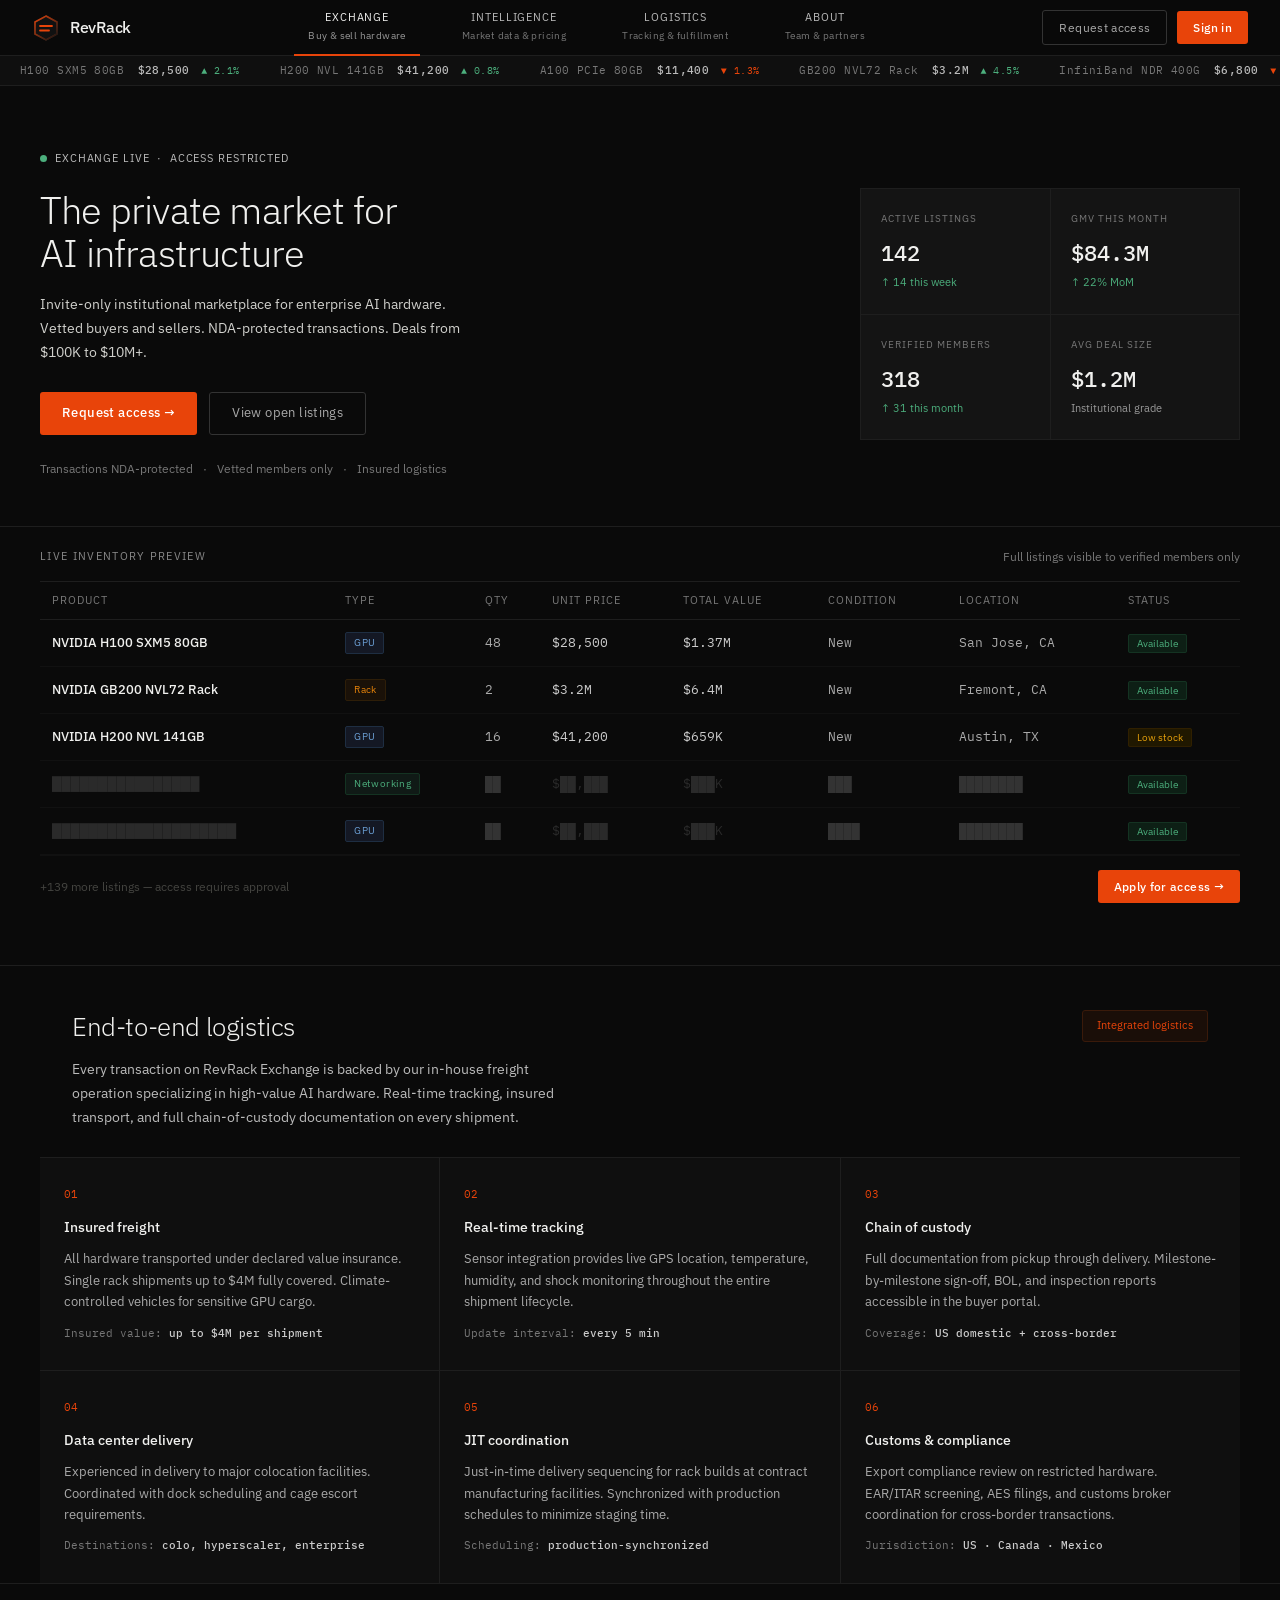
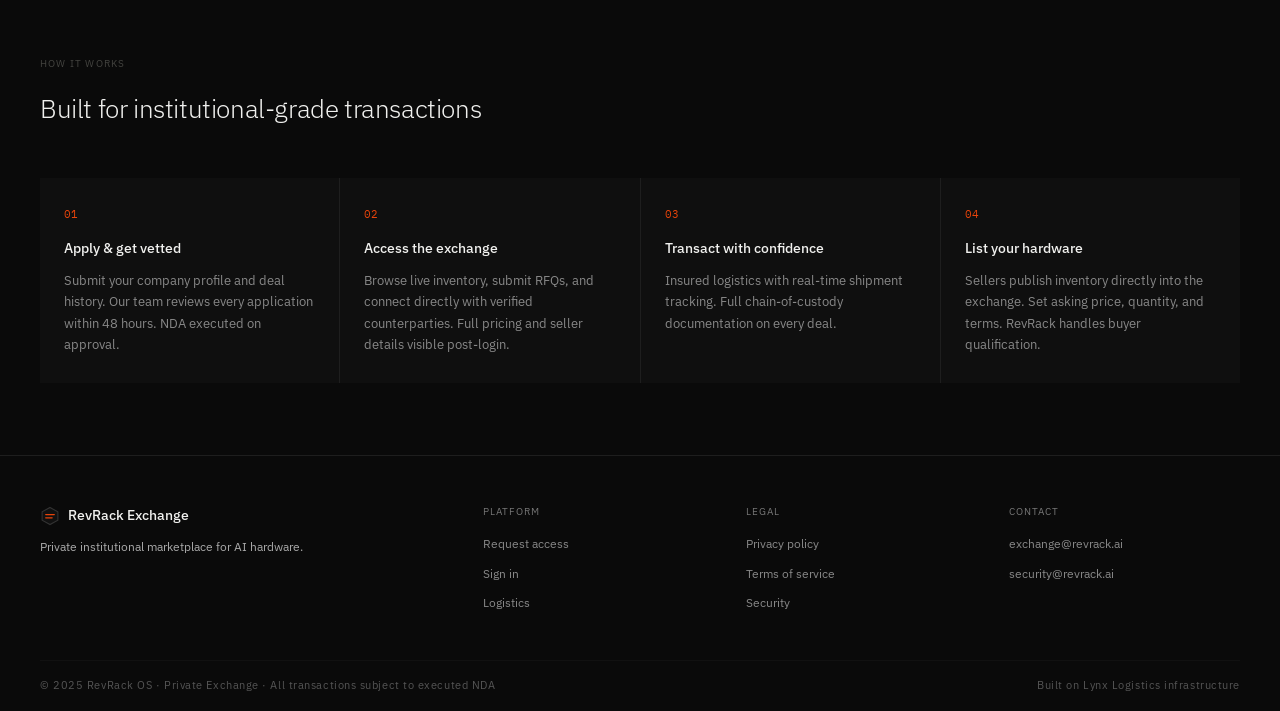
<file: index.html>
<!DOCTYPE html>
<html lang="en">
<head>
  <meta charset="UTF-8" />
  <meta name="viewport" content="width=device-width, initial-scale=1.0" />
  <title>RevRack Exchange — Private AI Hardware Marketplace</title>
  <meta name="description" content="Invite-only institutional marketplace for enterprise AI hardware. GPUs, racks, networking, and storage at scale." />
  <meta name="robots" content="noindex, nofollow" />
  <link rel="stylesheet" href="assets/css/main.css" />
  <link rel="icon" href="assets/img/favicon.svg" type="image/svg+xml" />
</head>
<body>

  <!-- NAV -->
  <nav class="nav">
    <div class="nav-logo">
      <svg class="nav-hex" viewBox="0 0 28 28" fill="none" xmlns="http://www.w3.org/2000/svg">
        <polygon points="14,2 25,8 25,20 14,26 3,20 3,8" stroke="#2a2a2a" stroke-width="1.5" fill="#111"/>
        <polygon points="14,2 25,8 25,20 14,26 3,20 3,8" stroke="url(#hexgrad)" stroke-width="1.5" fill="none"/>
        <line x1="8" y1="12" x2="20" y2="12" stroke="#e8440a" stroke-width="1.8" stroke-linecap="round"/>
        <line x1="8" y1="16.5" x2="17" y2="16.5" stroke="#e8440a" stroke-width="1.8" stroke-linecap="round"/>
        <defs>
          <linearGradient id="hexgrad" x1="3" y1="2" x2="25" y2="26" gradientUnits="userSpaceOnUse">
            <stop offset="0%" stop-color="#e8440a"/>
            <stop offset="100%" stop-color="#111"/>
          </linearGradient>
        </defs>
      </svg>
      <span class="nav-wordmark">RevRack</span>
    </div>
    <div class="nav-links">
      <a href="#exchange" class="nav-link active">Exchange<span class="nav-link-sub">Buy &amp; sell hardware</span></a>
      <a href="#intelligence" class="nav-link">Intelligence<span class="nav-link-sub">Market data &amp; pricing</span></a>
      <a href="#logistics" class="nav-link">Logistics<span class="nav-link-sub">Tracking &amp; fulfillment</span></a>
      <a href="#about" class="nav-link">About<span class="nav-link-sub">Team &amp; partners</span></a>
    </div>
    <div class="nav-actions">
      <a href="pages/apply.html" class="btn-ghost">Request access</a>
      <a href="pages/login.html" class="btn-primary">Sign in</a>
    </div>
    <button class="nav-mobile-toggle" aria-label="Toggle menu">
      <span></span><span></span><span></span>
    </button>
  </nav>

  <!-- TICKER -->
  <div class="ticker" aria-hidden="true">
    <div class="ticker-track" id="tickerTrack">
      <span class="tick">H100 SXM5 80GB <b>$28,500</b> <em class="up">▲ 2.1%</em></span>
      <span class="tick">H200 NVL 141GB <b>$41,200</b> <em class="up">▲ 0.8%</em></span>
      <span class="tick">A100 PCIe 80GB <b>$11,400</b> <em class="dn">▼ 1.3%</em></span>
      <span class="tick">GB200 NVL72 Rack <b>$3.2M</b> <em class="up">▲ 4.5%</em></span>
      <span class="tick">InfiniBand NDR 400G <b>$6,800</b> <em class="dn">▼ 0.4%</em></span>
      <span class="tick">L40S 48GB <b>$9,100</b> <em class="up">▲ 1.2%</em></span>
      <span class="tick">Active listings <b>142</b></span>
      <span class="tick">H100 SXM5 80GB <b>$28,500</b> <em class="up">▲ 2.1%</em></span>
      <span class="tick">H200 NVL 141GB <b>$41,200</b> <em class="up">▲ 0.8%</em></span>
      <span class="tick">A100 PCIe 80GB <b>$11,400</b> <em class="dn">▼ 1.3%</em></span>
      <span class="tick">GB200 NVL72 Rack <b>$3.2M</b> <em class="up">▲ 4.5%</em></span>
      <span class="tick">InfiniBand NDR 400G <b>$6,800</b> <em class="dn">▼ 0.4%</em></span>
      <span class="tick">L40S 48GB <b>$9,100</b> <em class="up">▲ 1.2%</em></span>
      <span class="tick">Active listings <b>142</b></span>
    </div>
  </div>

  <!-- HERO -->
  <section class="hero" id="exchange">
    <div class="hero-inner">
      <div class="hero-left">
        <div class="hero-eyebrow">
          <span class="dot-live"></span>
          Exchange live &nbsp;·&nbsp; Access restricted
        </div>
        <h1 class="hero-title">The private market for<br>AI infrastructure</h1>
        <p class="hero-sub">Invite-only institutional marketplace for enterprise AI hardware. Vetted buyers and sellers. NDA-protected transactions. Deals from $100K to $10M+.</p>
        <div class="hero-ctas">
          <a href="pages/apply.html" class="btn-primary btn-lg">Request access →</a>
          <a href="#exchange" class="btn-ghost btn-lg">View open listings</a>
        </div>
        <div class="hero-trust">
          <span>Transactions NDA-protected</span>
          <span>·</span>
          <span>Vetted members only</span>
          <span>·</span>
          <span>Insured logistics</span>
        </div>
      </div>
      <div class="hero-right">
        <div class="stats-grid">
          <div class="stat-card">
            <div class="stat-label">Active listings</div>
            <div class="stat-val">142</div>
            <div class="stat-delta up">↑ 14 this week</div>
          </div>
          <div class="stat-card">
            <div class="stat-label">GMV this month</div>
            <div class="stat-val">$84.3M</div>
            <div class="stat-delta up">↑ 22% MoM</div>
          </div>
          <div class="stat-card">
            <div class="stat-label">Verified members</div>
            <div class="stat-val">318</div>
            <div class="stat-delta up">↑ 31 this month</div>
          </div>
          <div class="stat-card">
            <div class="stat-label">Avg deal size</div>
            <div class="stat-val">$1.2M</div>
            <div class="stat-delta">Institutional grade</div>
          </div>
        </div>
      </div>
    </div>
  </section>

  <!-- PREVIEW TABLE -->
  <section class="preview-section">
    <div class="section-header">
      <div class="section-title">Live inventory preview</div>
      <div class="section-meta">Full listings visible to verified members only</div>
    </div>
    <div class="table-wrap">
      <table class="inv-table">
        <thead>
          <tr>
            <th>Product</th>
            <th>Type</th>
            <th>Qty</th>
            <th>Unit price</th>
            <th>Total value</th>
            <th>Condition</th>
            <th>Location</th>
            <th>Status</th>
          </tr>
        </thead>
        <tbody>
          <tr>
            <td class="td-name">NVIDIA H100 SXM5 80GB</td>
            <td><span class="badge gpu">GPU</span></td>
            <td>48</td>
            <td class="td-price">$28,500</td>
            <td class="td-price">$1.37M</td>
            <td>New</td>
            <td>San Jose, CA</td>
            <td><span class="status avail">Available</span></td>
          </tr>
          <tr>
            <td class="td-name">NVIDIA GB200 NVL72 Rack</td>
            <td><span class="badge rack">Rack</span></td>
            <td>2</td>
            <td class="td-price">$3.2M</td>
            <td class="td-price">$6.4M</td>
            <td>New</td>
            <td>Fremont, CA</td>
            <td><span class="status avail">Available</span></td>
          </tr>
          <tr>
            <td class="td-name">NVIDIA H200 NVL 141GB</td>
            <td><span class="badge gpu">GPU</span></td>
            <td>16</td>
            <td class="td-price">$41,200</td>
            <td class="td-price">$659K</td>
            <td>New</td>
            <td>Austin, TX</td>
            <td><span class="status low">Low stock</span></td>
          </tr>
          <tr class="blurred-row">
            <td class="td-name">████████████████</td>
            <td><span class="badge net">Networking</span></td>
            <td>██</td>
            <td class="td-price">$██,███</td>
            <td class="td-price">$███K</td>
            <td>███</td>
            <td>████████</td>
            <td><span class="status avail">Available</span></td>
          </tr>
          <tr class="blurred-row">
            <td class="td-name">████████████████████</td>
            <td><span class="badge gpu">GPU</span></td>
            <td>██</td>
            <td class="td-price">$██,███</td>
            <td class="td-price">$███K</td>
            <td>████</td>
            <td>████████</td>
            <td><span class="status avail">Available</span></td>
          </tr>
        </tbody>
      </table>
      <div class="table-cta">
        <span>+139 more listings — access requires approval</span>
        <a href="pages/apply.html" class="btn-primary">Apply for access →</a>
      </div>
    </div>
  </section>

  <!-- LOGISTICS -->
  <section class="logistics-section" id="logistics">
    <div class="logistics-header">
      <div>
        <h2 class="logistics-title">End-to-end logistics</h2>
        <p class="logistics-sub">Every transaction on RevRack Exchange is backed by our in-house freight operation specializing in high-value AI hardware. Real-time tracking, insured transport, and full chain-of-custody documentation on every shipment.</p>
      </div>
      <div class="logistics-tag">Integrated logistics</div>
    </div>
    <div class="logistics-grid">
      <div class="log-card"><div class="log-num">01</div><div class="log-title">Insured freight</div><div class="log-body">All hardware transported under declared value insurance. Single rack shipments up to $4M fully covered. Climate-controlled vehicles for sensitive GPU cargo.</div><div class="log-stat">Insured value: <b>up to $4M per shipment</b></div></div>
      <div class="log-card"><div class="log-num">02</div><div class="log-title">Real-time tracking</div><div class="log-body">Sensor integration provides live GPS location, temperature, humidity, and shock monitoring throughout the entire shipment lifecycle.</div><div class="log-stat">Update interval: <b>every 5 min</b></div></div>
      <div class="log-card"><div class="log-num">03</div><div class="log-title">Chain of custody</div><div class="log-body">Full documentation from pickup through delivery. Milestone-by-milestone sign-off, BOL, and inspection reports accessible in the buyer portal.</div><div class="log-stat">Coverage: <b>US domestic + cross-border</b></div></div>
      <div class="log-card"><div class="log-num">04</div><div class="log-title">Data center delivery</div><div class="log-body">Experienced in delivery to major colocation facilities. Coordinated with dock scheduling and cage escort requirements.</div><div class="log-stat">Destinations: <b>colo, hyperscaler, enterprise</b></div></div>
      <div class="log-card"><div class="log-num">05</div><div class="log-title">JIT coordination</div><div class="log-body">Just-in-time delivery sequencing for rack builds at contract manufacturing facilities. Synchronized with production schedules to minimize staging time.</div><div class="log-stat">Scheduling: <b>production-synchronized</b></div></div>
      <div class="log-card"><div class="log-num">06</div><div class="log-title">Customs &amp; compliance</div><div class="log-body">Export compliance review on restricted hardware. EAR/ITAR screening, AES filings, and customs broker coordination for cross-border transactions.</div><div class="log-stat">Jurisdiction: <b>US · Canada · Mexico</b></div></div>
    </div>
  </section>

  <!-- HOW IT WORKS -->
  <section class="how-section" id="intelligence">
    <div class="how-inner">
      <div class="section-label">How it works</div>
      <h2 class="section-heading">Built for institutional-grade transactions</h2>
      <div class="how-grid">
        <div class="how-card">
          <div class="how-num">01</div>
          <div class="how-title">Apply & get vetted</div>
          <div class="how-body">Submit your company profile and deal history. Our team reviews every application within 48 hours. NDA executed on approval.</div>
        </div>
        <div class="how-card">
          <div class="how-num">02</div>
          <div class="how-title">Access the exchange</div>
          <div class="how-body">Browse live inventory, submit RFQs, and connect directly with verified counterparties. Full pricing and seller details visible post-login.</div>
        </div>
        <div class="how-card">
          <div class="how-num">03</div>
          <div class="how-title">Transact with confidence</div>
          <div class="how-body">Insured logistics with real-time shipment tracking. Full chain-of-custody documentation on every deal.</div>
        </div>
        <div class="how-card">
          <div class="how-num">04</div>
          <div class="how-title">List your hardware</div>
          <div class="how-body">Sellers publish inventory directly into the exchange. Set asking price, quantity, and terms. RevRack handles buyer qualification.</div>
        </div>
      </div>
    </div>
  </section>

  <!-- FOOTER -->
  <footer class="footer">
    <div class="footer-inner">
      <div class="footer-brand">
        <div class="footer-logo">
          <svg width="20" height="20" viewBox="0 0 28 28" fill="none">
            <polygon points="14,2 25,8 25,20 14,26 3,20 3,8" stroke="#333" stroke-width="1.5" fill="#111"/>
            <line x1="8" y1="12" x2="20" y2="12" stroke="#e8440a" stroke-width="1.8" stroke-linecap="round"/>
            <line x1="8" y1="16.5" x2="17" y2="16.5" stroke="#e8440a" stroke-width="1.8" stroke-linecap="round"/>
          </svg>
          <span>RevRack Exchange</span>
        </div>
        <p>Private institutional marketplace for AI hardware.</p>
      </div>
      <div class="footer-links">
        <div class="footer-col">
          <div class="footer-col-title">Platform</div>
          <a href="pages/apply.html">Request access</a>
          <a href="pages/login.html">Sign in</a>
          <a href="#">Logistics</a>
        </div>
        <div class="footer-col">
          <div class="footer-col-title">Legal</div>
          <a href="pages/privacy.html">Privacy policy</a>
          <a href="pages/terms.html">Terms of service</a>
          <a href="pages/security.html">Security</a>
        </div>
        <div class="footer-col">
          <div class="footer-col-title">Contact</div>
          <a href="mailto:exchange@revrack.ai">exchange@revrack.ai</a>
          <a href="mailto:security@revrack.ai">security@revrack.ai</a>
        </div>
      </div>
    </div>
    <div class="footer-bar">
      <span>© 2025 RevRack OS · Private Exchange · All transactions subject to executed NDA</span>
      <span>Built on Lynx Logistics infrastructure</span>
    </div>
  </footer>

  <script src="assets/js/main.js"></script>
</body>
</html>
</file>
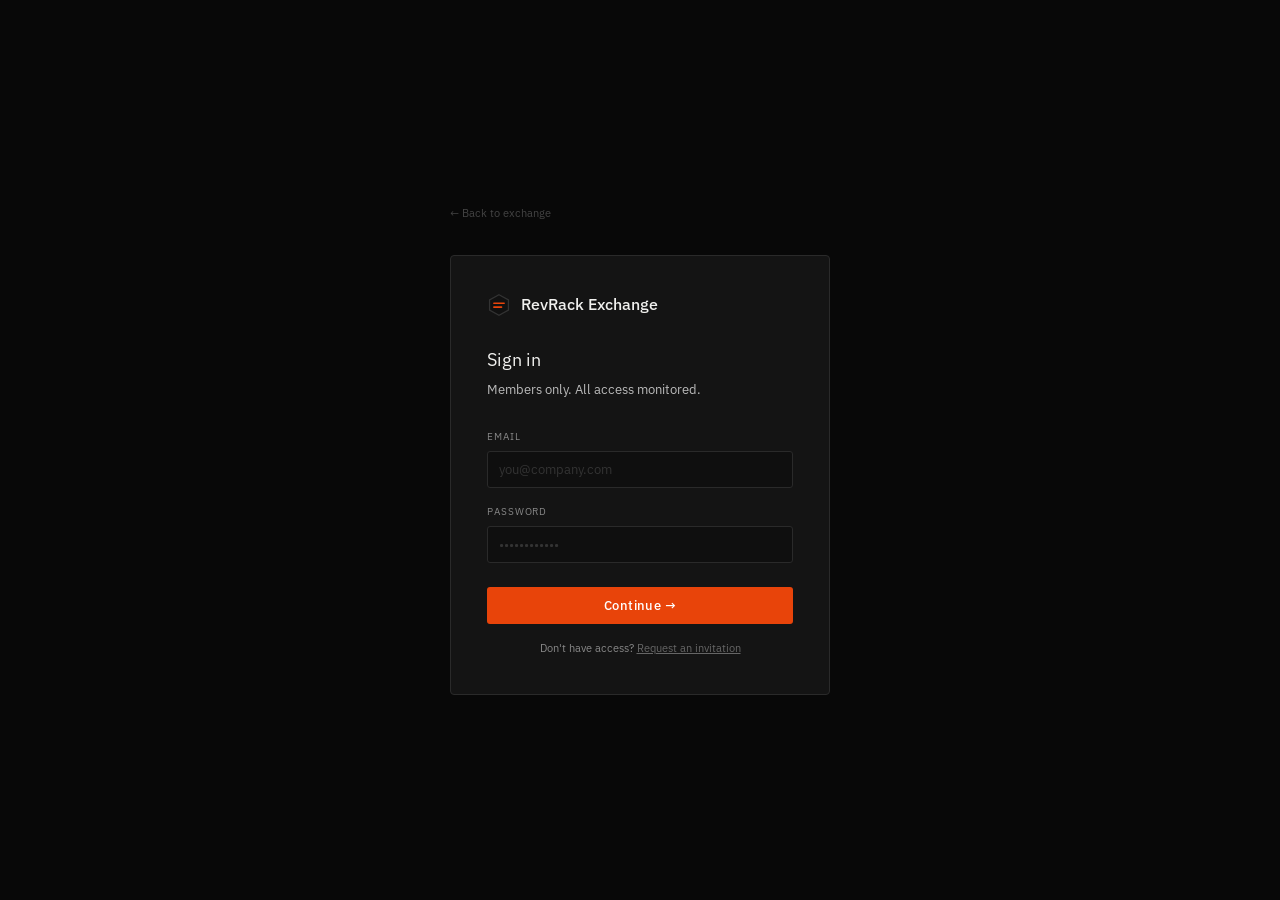
<file: admin.html>
<!DOCTYPE html>
<html lang="en">
<head>
  <meta charset="UTF-8" />
  <meta name="viewport" content="width=device-width, initial-scale=1.0" />
  <title>Admin — RevRack Exchange</title>
  <meta name="robots" content="noindex, nofollow" />
  <link rel="stylesheet" href="../assets/css/main.css" />
  <link rel="icon" href="../assets/img/favicon.svg" type="image/svg+xml" />
  <style>
    .app-item { padding: 14px 16px; border-bottom: 0.5px solid #111; display: grid; grid-template-columns: 1fr auto; gap: 16px; align-items: center; }
    .app-item:last-child { border-bottom: none; }
    .app-name { font-size: 13px; color: var(--text-primary); font-weight: 500; }
    .app-meta { font-size: 11px; color: var(--text-muted); margin-top: 2px; }
    .app-actions { display: flex; gap: 8px; }
    .approve-btn { font-size: 11px; color: var(--green); padding: 5px 12px; border: 0.5px solid #143322; border-radius: 2px; background: #0a1a10; cursor: pointer; }
    .reject-btn { font-size: 11px; color: #e87070; padding: 5px 12px; border: 0.5px solid #3a1010; border-radius: 2px; background: #180a0a; cursor: pointer; }
    .tab-bar { display: flex; border-bottom: 0.5px solid var(--border); padding: 0 28px; }
    .tab { font-size: 12px; color: #555; padding: 12px 16px; cursor: pointer; border-bottom: 2px solid transparent; transition: all 0.15s; }
    .tab:hover { color: #999; }
    .tab.active { color: var(--text-primary); border-bottom-color: var(--red); }
    .tab-content { display: none; padding: 28px; }
    .tab-content.active { display: block; }
    .member-row td { font-size: 12px; }
  </style>
</head>
<body>

<div class="portal-layout">
  <aside class="sidebar">
    <div class="sidebar-logo">
      <svg width="22" height="22" viewBox="0 0 28 28" fill="none">
        <polygon points="14,2 25,8 25,20 14,26 3,20 3,8" stroke="#333" stroke-width="1.5" fill="#111"/>
        <line x1="8" y1="12" x2="20" y2="12" stroke="#e8440a" stroke-width="1.8" stroke-linecap="round"/>
        <line x1="8" y1="16.5" x2="17" y2="16.5" stroke="#e8440a" stroke-width="1.8" stroke-linecap="round"/>
      </svg>
      <span>RevRack</span>
    </div>
    <nav class="sidebar-nav">
      <div class="sidebar-section-label">Admin</div>
      <a href="admin.html" class="sidebar-link active">
        <svg viewBox="0 0 24 24" stroke-width="1.5"><rect x="3" y="3" width="7" height="7"/><rect x="14" y="3" width="7" height="7"/><rect x="3" y="14" width="7" height="7"/><rect x="14" y="14" width="7" height="7"/></svg>
        Overview
      </a>
      <a href="admin-listings.html" class="sidebar-link">
        <svg viewBox="0 0 24 24" stroke-width="1.5"><path d="M4 6h16M4 10h16M4 14h16M4 18h16"/></svg>
        All listings
      </a>
      <a href="admin-members.html" class="sidebar-link">
        <svg viewBox="0 0 24 24" stroke-width="1.5"><path d="M17 21v-2a4 4 0 00-4-4H5a4 4 0 00-4 4v2"/><circle cx="9" cy="7" r="4"/><path d="M23 21v-2a4 4 0 00-3-3.87m-4-12a4 4 0 010 7.75"/></svg>
        Members
      </a>
      <a href="admin-deals.html" class="sidebar-link">
        <svg viewBox="0 0 24 24" stroke-width="1.5"><path d="M12 8c-1.657 0-3 .895-3 2s1.343 2 3 2 3 .895 3 2-1.343 2-3 2m0-8c1.11 0 2.08.402 2.599 1M12 8V7m0 1v8m0 0v1m0-1c-1.11 0-2.08-.402-2.599-1M21 12a9 9 0 11-18 0 9 9 0 0118 0z"/></svg>
        Deals & GMV
      </a>
      <div class="sidebar-section-label" style="margin-top:12px">System</div>
      <a href="admin-audit.html" class="sidebar-link">
        <svg viewBox="0 0 24 24" stroke-width="1.5"><path d="M9 12h6m-6 4h6m2 5H7a2 2 0 01-2-2V5a2 2 0 012-2h5.586a1 1 0 01.707.293l5.414 5.414a1 1 0 01.293.707V19a2 2 0 01-2 2z"/></svg>
        Audit log
      </a>
    </nav>
    <div class="sidebar-footer">
      <div class="sidebar-user" id="sidebarUser">—</div>
      <div class="sidebar-signout" data-action="signout">Sign out</div>
    </div>
  </aside>

  <div class="portal-main">
    <div class="portal-topbar">
      <div class="portal-topbar-title">Admin overview</div>
      <div class="portal-topbar-meta" id="adminMeta">—</div>
    </div>

    <!-- Stats -->
    <div style="padding:28px 28px 0">
      <div class="portal-stats">
        <div class="portal-stat">
          <div class="stat-label">Total members</div>
          <div class="stat-val" id="statMembers">—</div>
        </div>
        <div class="portal-stat">
          <div class="stat-label">Pending applications</div>
          <div class="stat-val text-red" id="statPending">—</div>
        </div>
        <div class="portal-stat">
          <div class="stat-label">Active listings</div>
          <div class="stat-val" id="statListings">—</div>
        </div>
        <div class="portal-stat">
          <div class="stat-label">GMV all time</div>
          <div class="stat-val" id="statGMV">—</div>
        </div>
      </div>
    </div>

    <!-- Tabs -->
    <div class="tab-bar">
      <div class="tab active" onclick="switchTab('applications')">Pending applications</div>
      <div class="tab" onclick="switchTab('listings')">Pending listings</div>
      <div class="tab" onclick="switchTab('members')">All members</div>
    </div>

    <!-- Applications tab -->
    <div class="tab-content active" id="tab-applications">
      <div class="panel">
        <div class="panel-header"><span class="panel-title">Applications awaiting review</span></div>
        <div id="applicationsList">
          <div style="text-align:center;padding:32px;color:#333;font-size:13px">Loading applications…</div>
        </div>
      </div>
    </div>

    <!-- Pending listings tab -->
    <div class="tab-content" id="tab-listings">
      <div class="panel">
        <div class="panel-header"><span class="panel-title">Listings awaiting approval</span></div>
        <div style="overflow-x:auto">
          <table class="inv-table">
            <thead>
              <tr><th>Product</th><th>Seller</th><th>Type</th><th>Qty</th><th>Price</th><th>Submitted</th><th>Action</th></tr>
            </thead>
            <tbody id="pendingListingsBody">
              <tr><td colspan="7" style="text-align:center;padding:32px;color:#333">Loading…</td></tr>
            </tbody>
          </table>
        </div>
      </div>
    </div>

    <!-- Members tab -->
    <div class="tab-content" id="tab-members">
      <div class="panel">
        <div class="panel-header">
          <span class="panel-title">All members</span>
          <button class="btn-primary" onclick="inviteMember()">+ Invite member</button>
        </div>
        <div style="overflow-x:auto">
          <table class="inv-table">
            <thead>
              <tr><th>Name</th><th>Company</th><th>Role</th><th>Email</th><th>Status</th><th>Joined</th><th>Action</th></tr>
            </thead>
            <tbody id="membersBody">
              <tr><td colspan="7" style="text-align:center;padding:32px;color:#333">Loading…</td></tr>
            </tbody>
          </table>
        </div>
      </div>
    </div>

  </div>
</div>

<script src="../assets/js/main.js"></script>
<script>
  if (!window.RR.requireAuth('admin')) throw new Error('Redirect');
  const session = window.RR.Session.get();
  document.getElementById('sidebarUser').textContent = session.name || session.email;
  document.getElementById('adminMeta').textContent = new Date().toLocaleDateString('en-US', { weekday: 'long', year: 'numeric', month: 'long', day: 'numeric' });

  function switchTab(name) {
    document.querySelectorAll('.tab').forEach((t,i) => t.classList.toggle('active', ['applications','listings','members'][i] === name));
    document.querySelectorAll('.tab-content').forEach(c => c.classList.remove('active'));
    document.getElementById('tab-' + name).classList.add('active');
  }

  async function loadApplications() {
    try {
      const baseId = window.RR_AIRTABLE_BASE || 'YOUR_BASE_ID';
      const token  = window.RR_AIRTABLE_TOKEN || 'YOUR_PAT_TOKEN';
      const url = `https://api.airtable.com/v0/${baseId}/Applications?filterByFormula={Status}="Pending"&sort[0][field]=SubmittedAt&sort[0][direction]=desc`;
      const res = await fetch(url, { headers: { Authorization: `Bearer ${token}` } });
      const data = await res.json();
      const apps = (data.records || []).map(r => ({ id: r.id, ...r.fields }));

      document.getElementById('statPending').textContent = apps.length;

      if (!apps.length) {
        document.getElementById('applicationsList').innerHTML = '<div style="text-align:center;padding:32px;color:#333;font-size:13px">No pending applications.</div>';
        return;
      }

      document.getElementById('applicationsList').innerHTML = apps.map(a => `
        <div class="app-item">
          <div>
            <div class="app-name">${window.RR.escHtml(a.Name||'')} <span style="color:#555;font-weight:400">— ${window.RR.escHtml(a.Company||'')}</span></div>
            <div class="app-meta">${window.RR.escHtml(a.Email||'')} · ${window.RR.escHtml(a.Role||'')} · Deal size: ${window.RR.escHtml(a.DealSize||'—')} · Submitted ${new Date(a.SubmittedAt).toLocaleDateString()}</div>
            ${a.Message ? `<div class="app-meta" style="margin-top:4px;color:#555">"${window.RR.escHtml(a.Message.slice(0,120))}…"</div>` : ''}
          </div>
          <div class="app-actions">
            <button class="approve-btn" onclick="approveApp('${a.id}', this)">Approve</button>
            <button class="reject-btn" onclick="rejectApp('${a.id}', this)">Reject</button>
          </div>
        </div>
      `).join('');

    } catch(e) {
      document.getElementById('applicationsList').innerHTML = '<div style="text-align:center;padding:32px;color:#e87070;font-size:13px">Failed to load applications.</div>';
    }
  }

  async function approveApp(id, btn) {
    btn.textContent = '…'; btn.disabled = true;
    const baseId = window.RR_AIRTABLE_BASE || 'YOUR_BASE_ID';
    const token  = window.RR_AIRTABLE_TOKEN || 'YOUR_PAT_TOKEN';
    await fetch(`https://api.airtable.com/v0/${baseId}/Applications/${id}`, {
      method: 'PATCH',
      headers: { Authorization: `Bearer ${token}`, 'Content-Type': 'application/json' },
      body: JSON.stringify({ fields: { Status: 'Approved', ApprovedAt: new Date().toISOString(), ApprovedBy: session.email } }),
    });
    btn.closest('.app-item').style.opacity = '0.3';
    btn.textContent = 'Approved';
    // TODO: trigger invite email via webhook / serverless function
  }

  async function rejectApp(id, btn) {
    btn.textContent = '…'; btn.disabled = true;
    const baseId = window.RR_AIRTABLE_BASE || 'YOUR_BASE_ID';
    const token  = window.RR_AIRTABLE_TOKEN || 'YOUR_PAT_TOKEN';
    await fetch(`https://api.airtable.com/v0/${baseId}/Applications/${id}`, {
      method: 'PATCH',
      headers: { Authorization: `Bearer ${token}`, 'Content-Type': 'application/json' },
      body: JSON.stringify({ fields: { Status: 'Rejected' } }),
    });
    btn.closest('.app-item').style.opacity = '0.3';
    btn.textContent = 'Rejected';
  }

  async function loadPendingListings() {
    try {
      const products = await window.RR.Airtable.getProducts({ status: 'Pending Review' });
      const body = document.getElementById('pendingListingsBody');
      if (!products.length) { body.innerHTML = '<tr><td colspan="7" style="text-align:center;padding:32px;color:#333">No listings pending.</td></tr>'; return; }
      body.innerHTML = products.map(p => `
        <tr>
          <td class="td-name">${window.RR.escHtml(p.Name||'')}</td>
          <td style="font-size:11px;color:#666">${window.RR.escHtml(p.SellerCompany||p.SellerEmail||'')}</td>
          <td><span class="badge ${catClass(p.Category)}">${window.RR.escHtml(p.Category||'')}</span></td>
          <td class="mono">${p.Quantity??'—'}</td>
          <td class="td-price mono">${window.RR.formatCurrency(p.UnitPrice)}</td>
          <td style="font-size:11px;color:#555">${p.CreatedAt ? new Date(p.CreatedAt).toLocaleDateString() : '—'}</td>
          <td style="display:flex;gap:6px">
            <button class="approve-btn" onclick="approveListing('${p.id}', this)">Approve</button>
            <button class="reject-btn" onclick="rejectListing('${p.id}', this)">Reject</button>
          </td>
        </tr>
      `).join('');
    } catch(e) {}
  }

  function catClass(c) { return {GPU:'gpu',Networking:'net',Rack:'rack',Storage:'storage'}[c]||'gpu'; }

  async function approveListing(id, btn) {
    btn.textContent = '…'; btn.disabled = true;
    await window.RR.Airtable.updateProduct(id, { Status: 'Available' });
    btn.closest('tr').style.opacity = '0.3';
  }

  async function rejectListing(id, btn) {
    btn.textContent = '…'; btn.disabled = true;
    await window.RR.Airtable.updateProduct(id, { Status: 'Rejected' });
    btn.closest('tr').style.opacity = '0.3';
  }

  function inviteMember() {
    const email = prompt('Enter email to invite:');
    if (email) alert(`Invite sent to ${email}\n(Wire up email provider in admin-invite.js)`);
  }

  // Placeholder member stats
  document.getElementById('statMembers').textContent = '318';
  document.getElementById('statListings').textContent = '142';
  document.getElementById('statGMV').textContent = '$84.3M';
  document.getElementById('membersBody').innerHTML = '<tr><td colspan="7" style="text-align:center;padding:32px;color:#333;font-size:13px">Connect Members table in Airtable to populate.</td></tr>';

  loadApplications();
  loadPendingListings();
</script>
</body>
</html>
</file>
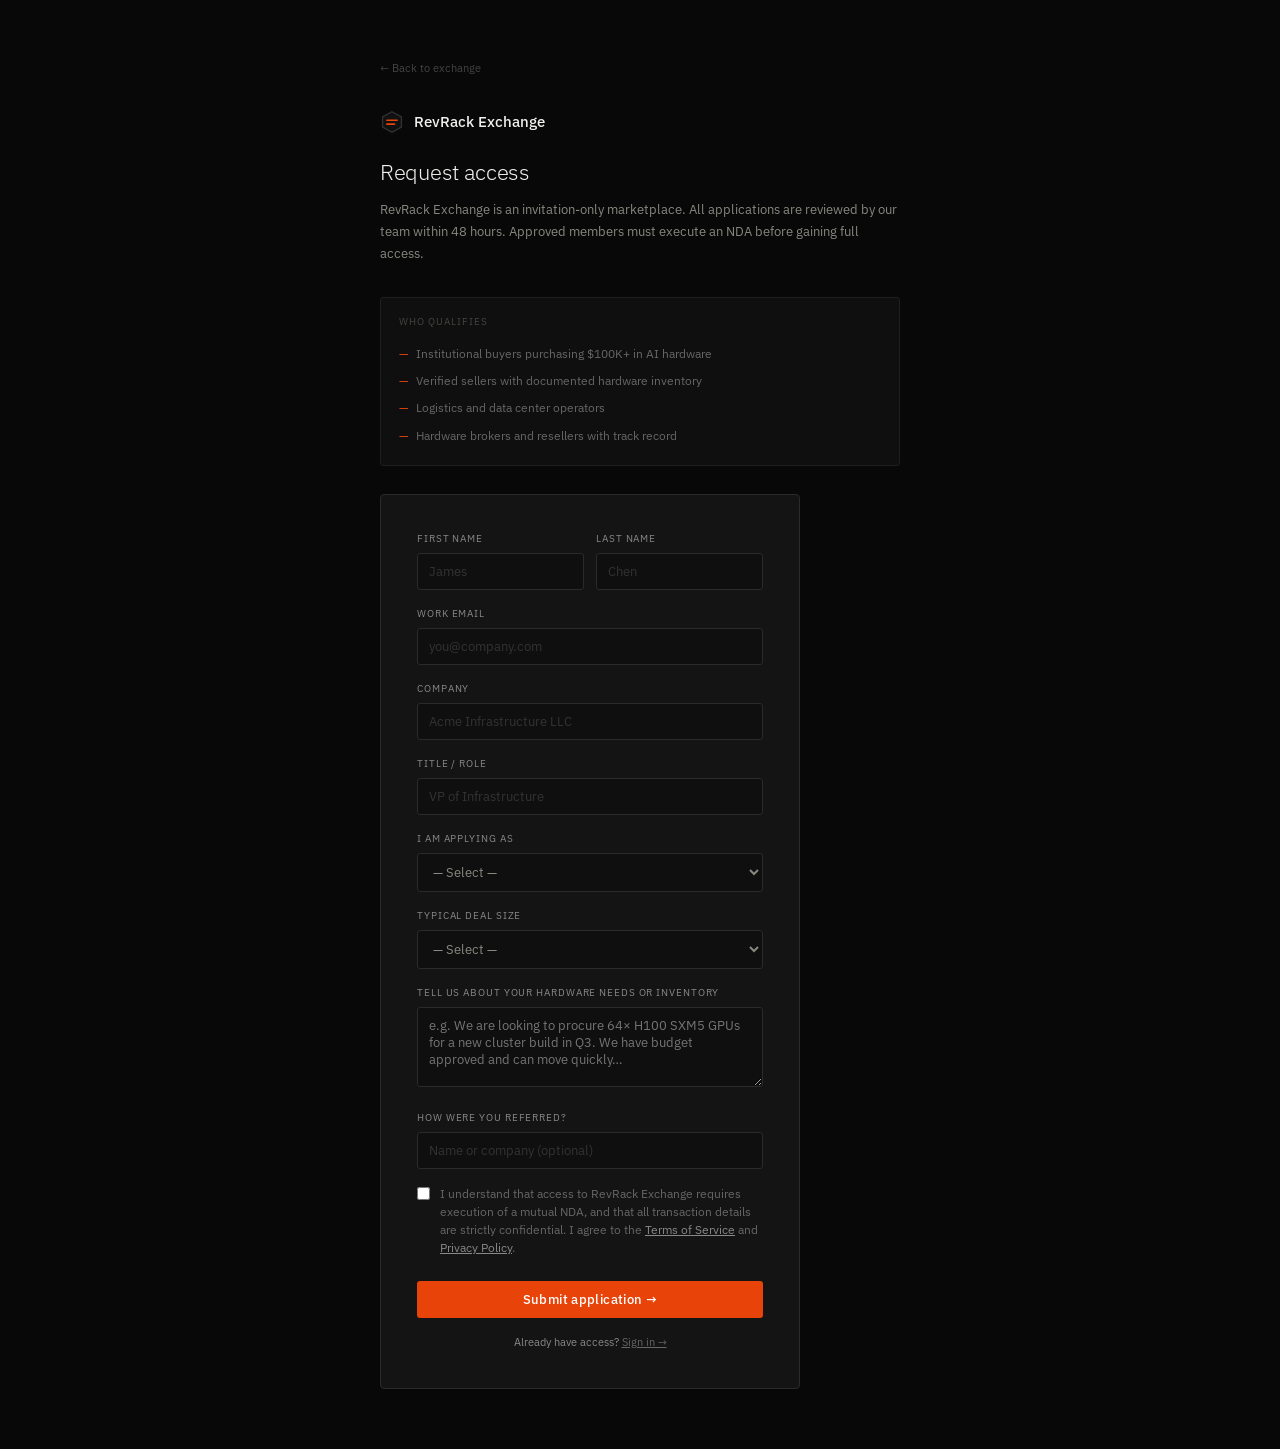
<file: apply.html>
<!DOCTYPE html>
<html lang="en">
<head>
  <meta charset="UTF-8" />
  <meta name="viewport" content="width=device-width, initial-scale=1.0" />
  <title>Request Access — RevRack Exchange</title>
  <meta name="robots" content="noindex, nofollow" />
  <link rel="stylesheet" href="../assets/css/main.css" />
  <link rel="icon" href="../assets/img/favicon.svg" type="image/svg+xml" />
  <style>
    .apply-bg {
      min-height: 100vh; background: #080808;
      display: flex; align-items: flex-start; justify-content: center;
      padding: 60px 20px;
    }
    .apply-wrap { width: 100%; max-width: 520px; }
    .apply-back { font-size: 11px; color: #444; display: flex; align-items: center; gap: 6px; margin-bottom: 32px; transition: color 0.15s; }
    .apply-back:hover { color: #888; }
    .apply-header { margin-bottom: 32px; }
    .apply-title { font-size: 22px; font-weight: 300; color: var(--text-primary); letter-spacing: -0.3px; margin-bottom: 10px; }
    .apply-sub { font-size: 13px; color: var(--text-secondary); line-height: 1.7; }
    .apply-requirements { background: #0f0f0f; border: 0.5px solid var(--border); border-radius: 3px; padding: 16px 18px; margin-bottom: 28px; }
    .apply-req-title { font-size: 10px; color: var(--text-muted); letter-spacing: 0.1em; text-transform: uppercase; margin-bottom: 10px; }
    .apply-req-item { font-size: 12px; color: #666; padding: 4px 0; display: flex; gap: 8px; align-items: flex-start; }
    .apply-req-item::before { content: '—'; color: var(--red); flex-shrink: 0; }
    .form-row { display: grid; grid-template-columns: 1fr 1fr; gap: 12px; }
    .nda-check { display: flex; align-items: flex-start; gap: 10px; margin-top: 4px; }
    .nda-check input[type=checkbox] { margin-top: 2px; flex-shrink: 0; accent-color: var(--red); }
    .nda-check label { font-size: 12px; color: #666; line-height: 1.5; }
    .nda-check label a { color: #888; text-decoration: underline; }
  </style>
</head>
<body>
<div class="apply-bg">
  <div class="apply-wrap">
    <a href="../index.html" class="apply-back">← Back to exchange</a>

    <div class="apply-header">
      <div class="auth-logo" style="margin-bottom:20px">
        <svg width="24" height="24" viewBox="0 0 28 28" fill="none">
          <polygon points="14,2 25,8 25,20 14,26 3,20 3,8" stroke="#333" stroke-width="1.5" fill="#111"/>
          <line x1="8" y1="12" x2="20" y2="12" stroke="#e8440a" stroke-width="1.8" stroke-linecap="round"/>
          <line x1="8" y1="16.5" x2="17" y2="16.5" stroke="#e8440a" stroke-width="1.8" stroke-linecap="round"/>
        </svg>
        <span style="font-size:15px;font-weight:500;color:var(--text-primary)">RevRack Exchange</span>
      </div>
      <div class="apply-title">Request access</div>
      <div class="apply-sub">RevRack Exchange is an invitation-only marketplace. All applications are reviewed by our team within 48 hours. Approved members must execute an NDA before gaining full access.</div>
    </div>

    <div class="apply-requirements">
      <div class="apply-req-title">Who qualifies</div>
      <div class="apply-req-item">Institutional buyers purchasing $100K+ in AI hardware</div>
      <div class="apply-req-item">Verified sellers with documented hardware inventory</div>
      <div class="apply-req-item">Logistics and data center operators</div>
      <div class="apply-req-item">Hardware brokers and resellers with track record</div>
    </div>

    <div class="auth-card">
      <div class="form-error" id="applyError"></div>

      <div class="form-row">
        <div class="form-group">
          <label class="form-label">First name</label>
          <input class="form-input" type="text" id="firstName" placeholder="James" />
        </div>
        <div class="form-group">
          <label class="form-label">Last name</label>
          <input class="form-input" type="text" id="lastName" placeholder="Chen" />
        </div>
      </div>

      <div class="form-group">
        <label class="form-label">Work email</label>
        <input class="form-input" type="email" id="applyEmail" placeholder="you@company.com" />
      </div>

      <div class="form-group">
        <label class="form-label">Company</label>
        <input class="form-input" type="text" id="company" placeholder="Acme Infrastructure LLC" />
      </div>

      <div class="form-group">
        <label class="form-label">Title / role</label>
        <input class="form-input" type="text" id="title" placeholder="VP of Infrastructure" />
      </div>

      <div class="form-group">
        <label class="form-label">I am applying as</label>
        <select class="form-select" id="applyRole">
          <option value="">— Select —</option>
          <option value="Buyer">Buyer — looking to purchase hardware</option>
          <option value="Seller">Seller — listing hardware for sale</option>
          <option value="Both">Both — buying and selling</option>
        </select>
      </div>

      <div class="form-group">
        <label class="form-label">Typical deal size</label>
        <select class="form-select" id="dealSize">
          <option value="">— Select —</option>
          <option value="100K-500K">$100K – $500K</option>
          <option value="500K-2M">$500K – $2M</option>
          <option value="2M-10M">$2M – $10M</option>
          <option value="10M+">$10M+</option>
        </select>
      </div>

      <div class="form-group">
        <label class="form-label">Tell us about your hardware needs or inventory</label>
        <textarea class="form-textarea" id="message" placeholder="e.g. We are looking to procure 64× H100 SXM5 GPUs for a new cluster build in Q3. We have budget approved and can move quickly…"></textarea>
      </div>

      <div class="form-group">
        <label class="form-label">How were you referred?</label>
        <input class="form-input" type="text" id="referral" placeholder="Name or company (optional)" />
      </div>

      <div class="nda-check" style="margin-bottom:16px">
        <input type="checkbox" id="ndaAccept" />
        <label for="ndaAccept">I understand that access to RevRack Exchange requires execution of a mutual NDA, and that all transaction details are strictly confidential. I agree to the <a href="terms.html">Terms of Service</a> and <a href="privacy.html">Privacy Policy</a>.</label>
      </div>

      <button class="form-submit" id="applyBtn" onclick="handleApply()">Submit application →</button>

      <div class="form-success" id="applySuccess">
        <strong style="color:var(--green)">Application received.</strong><br>
        Our team will review your application and respond to your email within 48 hours. If approved, you'll receive a secure invite link to complete onboarding and execute the NDA.
      </div>

      <div class="form-note">Already have access? <a href="login.html">Sign in →</a></div>
    </div>
  </div>
</div>

<script src="../assets/js/main.js"></script>
<script>
  async function handleApply() {
    const btn = document.getElementById('applyBtn');
    const errEl = document.getElementById('applyError');
    const successEl = document.getElementById('applySuccess');

    const firstName = document.getElementById('firstName').value.trim();
    const lastName  = document.getElementById('lastName').value.trim();
    const email     = document.getElementById('applyEmail').value.trim();
    const company   = document.getElementById('company').value.trim();
    const title     = document.getElementById('title').value.trim();
    const role      = document.getElementById('applyRole').value;
    const dealSize  = document.getElementById('dealSize').value;
    const message   = document.getElementById('message').value.trim();
    const referral  = document.getElementById('referral').value.trim();
    const nda       = document.getElementById('ndaAccept').checked;

    if (!firstName || !lastName || !email || !company || !role || !dealSize) {
      showError(errEl, 'Please fill in all required fields.');
      return;
    }
    if (!nda) {
      showError(errEl, 'You must accept the terms and NDA requirement to proceed.');
      return;
    }

    btn.textContent = 'Submitting…';
    btn.disabled = true;

    try {
      await window.RR.Airtable.submitApplication({
        Name: `${firstName} ${lastName}`,
        Email: email,
        Company: company,
        Title: title,
        Role: role,
        DealSize: dealSize,
        Message: message,
        Referral: referral,
        Status: 'Pending',
        SubmittedAt: new Date().toISOString(),
        NDAAccepted: true,
      });

      btn.style.display = 'none';
      successEl.classList.add('visible');

    } catch (err) {
      showError(errEl, 'Submission failed. Please email exchange@revrack.ai directly.');
      btn.textContent = 'Submit application →';
      btn.disabled = false;
    }
  }

  function showError(el, msg) {
    el.textContent = msg;
    el.classList.add('visible');
    setTimeout(() => el.classList.remove('visible'), 6000);
  }
</script>
</body>
</html>
</file>
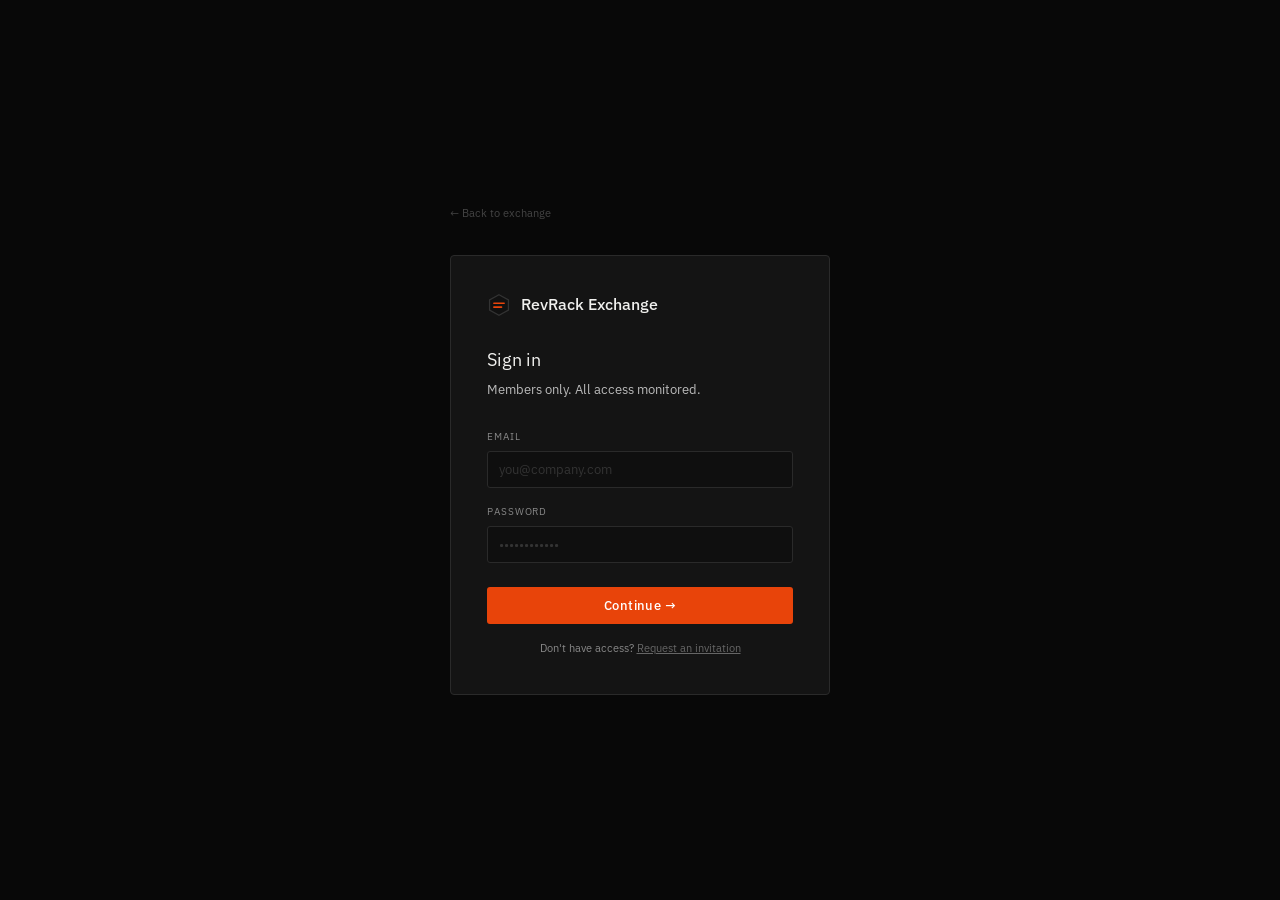
<file: buyer.html>
<!DOCTYPE html>
<html lang="en">
<head>
  <meta charset="UTF-8" />
  <meta name="viewport" content="width=device-width, initial-scale=1.0" />
  <title>Buyer Portal — RevRack Exchange</title>
  <meta name="robots" content="noindex, nofollow" />
  <link rel="stylesheet" href="../assets/css/main.css" />
  <link rel="icon" href="../assets/img/favicon.svg" type="image/svg+xml" />
  <style>
    .product-row { cursor: pointer; }
    .rfq-modal {
      display: none; position: fixed; inset: 0; z-index: 200;
      background: rgba(0,0,0,0.7);
      align-items: center; justify-content: center;
    }
    .rfq-modal.open { display: flex; }
    .rfq-card { background: #141414; border: 0.5px solid #333; border-radius: 4px; padding: 28px; width: 100%; max-width: 420px; }
    .rfq-title { font-size: 15px; font-weight: 500; color: var(--text-primary); margin-bottom: 6px; }
    .rfq-sub { font-size: 12px; color: var(--text-muted); margin-bottom: 20px; }
    .search-bar { width: 100%; background: #0f0f0f; border: 0.5px solid #222; border-radius: 3px; padding: 9px 12px; font-size: 13px; color: #ccc; font-family: inherit; margin-bottom: 16px; }
    .search-bar:focus { outline: none; border-color: #333; }
    .search-bar::placeholder { color: #333; }
    .empty-state { padding: 48px; text-align: center; color: var(--text-muted); font-size: 13px; }
    .loading-row td { color: #333; font-size: 12px; text-align: center; padding: 32px; }
  </style>
</head>
<body>

<div class="portal-layout">

  <!-- Sidebar -->
  <aside class="sidebar">
    <div class="sidebar-logo">
      <svg width="22" height="22" viewBox="0 0 28 28" fill="none">
        <polygon points="14,2 25,8 25,20 14,26 3,20 3,8" stroke="#333" stroke-width="1.5" fill="#111"/>
        <line x1="8" y1="12" x2="20" y2="12" stroke="#e8440a" stroke-width="1.8" stroke-linecap="round"/>
        <line x1="8" y1="16.5" x2="17" y2="16.5" stroke="#e8440a" stroke-width="1.8" stroke-linecap="round"/>
      </svg>
      <span>RevRack</span>
    </div>
    <nav class="sidebar-nav">
      <div class="sidebar-section-label">Buyer</div>
      <a href="buyer.html" class="sidebar-link active">
        <svg viewBox="0 0 24 24" stroke-width="1.5"><rect x="3" y="3" width="7" height="7"/><rect x="14" y="3" width="7" height="7"/><rect x="3" y="14" width="7" height="7"/><rect x="14" y="14" width="7" height="7"/></svg>
        Exchange
      </a>
      <a href="my-rfqs.html" class="sidebar-link">
        <svg viewBox="0 0 24 24" stroke-width="1.5"><path d="M9 5H7a2 2 0 00-2 2v12a2 2 0 002 2h10a2 2 0 002-2V7a2 2 0 00-2-2h-2M9 5a2 2 0 002 2h2a2 2 0 002-2M9 5a2 2 0 012-2h2a2 2 0 012 2"/></svg>
        My RFQs
      </a>
      <a href="watchlist.html" class="sidebar-link">
        <svg viewBox="0 0 24 24" stroke-width="1.5"><path d="M4.318 6.318a4.5 4.5 0 000 6.364L12 20.364l7.682-7.682a4.5 4.5 0 00-6.364-6.364L12 7.636l-1.318-1.318a4.5 4.5 0 00-6.364 0z"/></svg>
        Watchlist
      </a>
      <div class="sidebar-section-label" style="margin-top:12px">Account</div>
      <a href="profile.html" class="sidebar-link">
        <svg viewBox="0 0 24 24" stroke-width="1.5"><path d="M20 21v-2a4 4 0 00-4-4H8a4 4 0 00-4 4v2"/><circle cx="12" cy="7" r="4"/></svg>
        Profile
      </a>
      <a href="nda.html" class="sidebar-link">
        <svg viewBox="0 0 24 24" stroke-width="1.5"><path d="M9 12l2 2 4-4m5.618-4.016A11.955 11.955 0 0112 2.944a11.955 11.955 0 01-8.618 3.04A12.02 12.02 0 003 9c0 5.591 3.824 10.29 9 11.622 5.176-1.332 9-6.03 9-11.622 0-1.042-.133-2.052-.382-3.016z"/></svg>
        NDA & Docs
      </a>
    </nav>
    <div class="sidebar-footer">
      <div class="sidebar-user" id="sidebarUser">—</div>
      <div class="sidebar-signout" data-action="signout">Sign out</div>
    </div>
  </aside>

  <!-- Main -->
  <div class="portal-main">
    <div class="portal-topbar">
      <div>
        <div class="portal-topbar-title">AI Hardware Exchange</div>
      </div>
      <div class="portal-topbar-meta" id="topbarMeta">Loading…</div>
    </div>

    <div class="portal-content">

      <!-- Stats -->
      <div class="portal-stats">
        <div class="portal-stat">
          <div class="stat-label">Available listings</div>
          <div class="stat-val" id="statListings">—</div>
        </div>
        <div class="portal-stat">
          <div class="stat-label">My open RFQs</div>
          <div class="stat-val" id="statRFQs">0</div>
        </div>
        <div class="portal-stat">
          <div class="stat-label">Watchlist items</div>
          <div class="stat-val" id="statWatch">0</div>
        </div>
        <div class="portal-stat">
          <div class="stat-label">Last updated</div>
          <div class="stat-val" id="statTime" style="font-size:13px">—</div>
        </div>
      </div>

      <!-- Inventory panel -->
      <div class="panel">
        <div class="panel-header">
          <span class="panel-title">Live inventory</span>
          <div class="panel-actions">
            <button class="filter-btn active" data-filter="All">All</button>
            <button class="filter-btn" data-filter="GPU">GPU</button>
            <button class="filter-btn" data-filter="Rack">Rack</button>
            <button class="filter-btn" data-filter="Networking">Networking</button>
            <button class="filter-btn" data-filter="Storage">Storage</button>
          </div>
        </div>

        <input class="search-bar" id="searchBar" placeholder="Search products, location, condition…" />

        <div style="overflow-x:auto">
          <table class="inv-table">
            <thead>
              <tr>
                <th>Product</th>
                <th>Type</th>
                <th>Qty</th>
                <th>Unit price</th>
                <th>Total value</th>
                <th>Condition</th>
                <th>Location</th>
                <th>Status</th>
                <th>Action</th>
              </tr>
            </thead>
            <tbody id="productTableBody">
              <tr class="loading-row"><td colspan="9">Loading inventory…</td></tr>
            </tbody>
          </table>
        </div>
      </div>

    </div>
  </div>
</div>

<!-- RFQ Modal -->
<div class="rfq-modal modal-backdrop" id="rfqModal">
  <div class="rfq-card">
    <div class="rfq-title">Submit RFQ</div>
    <div class="rfq-sub">Request for quote — our team will respond within 24 hours.</div>

    <div class="form-error" id="rfqError"></div>

    <div class="form-group">
      <label class="form-label">Quantity requested</label>
      <input class="form-input" type="number" id="rfqQty" placeholder="e.g. 16" min="1" />
    </div>
    <div class="form-group">
      <label class="form-label">Target price per unit (optional)</label>
      <input class="form-input" type="number" id="rfqPrice" placeholder="e.g. 27000" />
    </div>
    <div class="form-group">
      <label class="form-label">Notes</label>
      <textarea class="form-textarea" id="rfqNotes" placeholder="Delivery timeline, inspection requirements, location preferences…"></textarea>
    </div>
    <div style="display:flex;gap:10px;margin-top:8px">
      <button class="form-submit" style="flex:1" onclick="submitRFQ()">Submit RFQ →</button>
      <button class="btn-ghost" style="flex:0 0 auto" onclick="window.RR.closeRFQModal()">Cancel</button>
    </div>
    <div class="form-success" id="rfqSuccess">RFQ submitted. We'll be in touch within 24 hours.</div>
  </div>
</div>

<script src="../assets/js/main.js"></script>
<script>
  // Auth guard
  if (!window.RR.requireAuth()) throw new Error('Redirect');

  const session = window.RR.Session.get();
  document.getElementById('sidebarUser').textContent = session.name || session.email;
  document.getElementById('topbarMeta').textContent = `Welcome, ${session.company || session.name}`;

  let allProducts = [];
  let activeFilter = 'All';

  async function loadInventory() {
    try {
      allProducts = await window.RR.Airtable.getProducts();
      document.getElementById('statListings').textContent = allProducts.filter(p => p.Status === 'Available').length;
      document.getElementById('statTime').textContent = new Date().toLocaleTimeString();
      renderFiltered();
    } catch (err) {
      document.getElementById('productTableBody').innerHTML =
        '<tr><td colspan="9" style="text-align:center;padding:32px;color:#e87070">Failed to load inventory. Please refresh.</td></tr>';
    }
  }

  function renderFiltered() {
    const query = document.getElementById('searchBar').value.toLowerCase();
    let filtered = allProducts;
    if (activeFilter !== 'All') filtered = filtered.filter(p => p.Category === activeFilter);
    if (query) filtered = filtered.filter(p =>
      (p.Name||'').toLowerCase().includes(query) ||
      (p.Location||'').toLowerCase().includes(query) ||
      (p.Condition||'').toLowerCase().includes(query)
    );
    window.RR.renderProductTable(filtered, 'productTableBody', { showActions: true });
  }

  document.getElementById('searchBar').addEventListener('input', renderFiltered);

  window.RR.initFilterButtons((filter) => {
    activeFilter = filter;
    renderFiltered();
  });

  async function submitRFQ() {
    const productId = document.getElementById('rfqModal').dataset.productId;
    const qty   = document.getElementById('rfqQty').value;
    const price = document.getElementById('rfqPrice').value;
    const notes = document.getElementById('rfqNotes').value;
    const errEl = document.getElementById('rfqError');
    const successEl = document.getElementById('rfqSuccess');

    if (!qty) { errEl.textContent = 'Please enter a quantity.'; errEl.classList.add('visible'); return; }

    try {
      await window.RR.Airtable.submitRFQ({
        ProductID: productId,
        BuyerEmail: session.email,
        BuyerCompany: session.company,
        Quantity: Number(qty),
        TargetPrice: price ? Number(price) : null,
        Notes: notes,
        Status: 'Submitted',
        SubmittedAt: new Date().toISOString(),
      });
      successEl.classList.add('visible');
      setTimeout(() => window.RR.closeRFQModal(), 2500);
    } catch (err) {
      errEl.textContent = 'Failed to submit. Please try again.'; errEl.classList.add('visible');
    }
  }

  loadInventory();
</script>
</body>
</html>
</file>
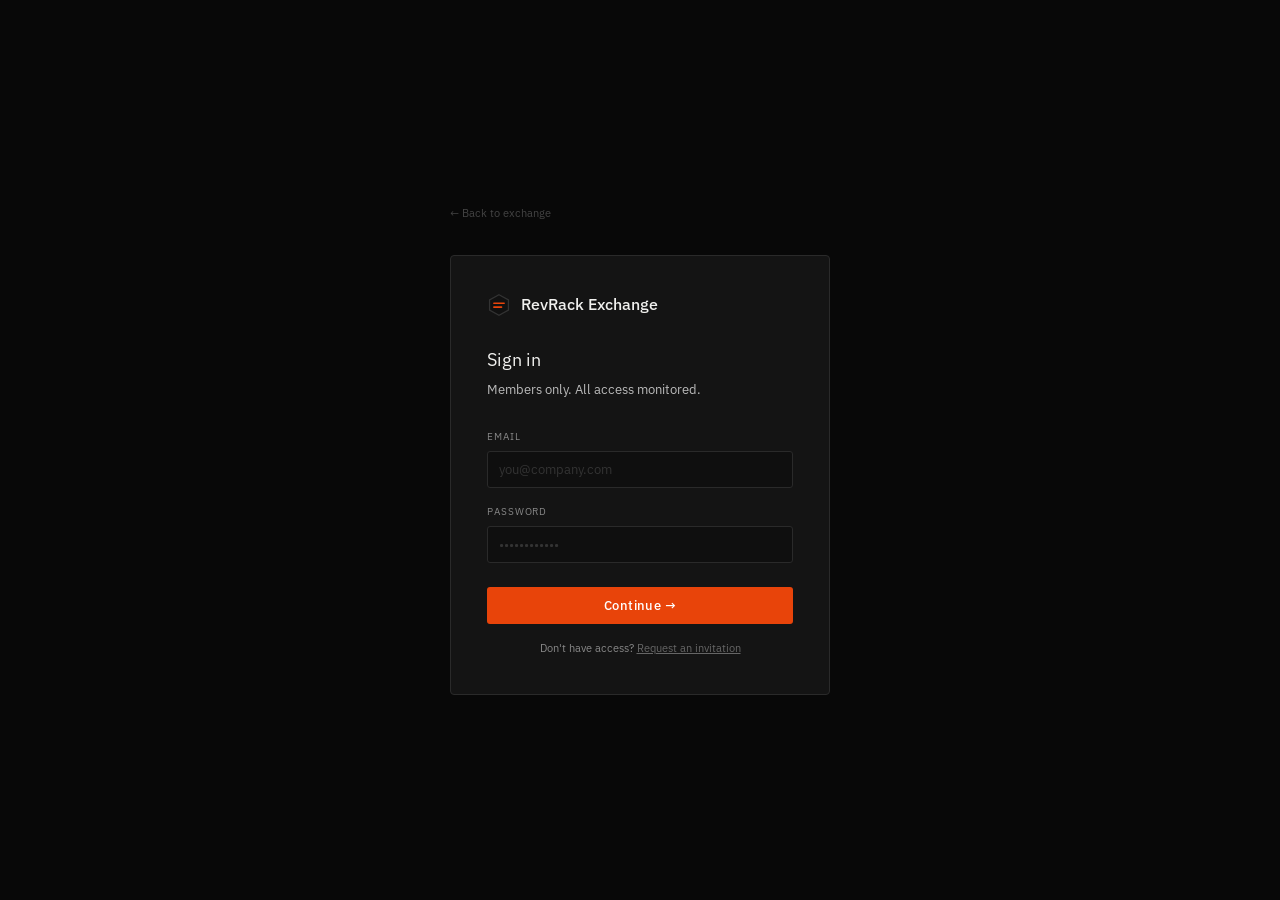
<file: login.html>
<!DOCTYPE html>
<html lang="en">
<head>
  <meta charset="UTF-8" />
  <meta name="viewport" content="width=device-width, initial-scale=1.0" />
  <title>Sign in — RevRack Exchange</title>
  <meta name="robots" content="noindex, nofollow" />
  <link rel="stylesheet" href="../assets/css/main.css" />
  <link rel="icon" href="../assets/img/favicon.svg" type="image/svg+xml" />
  <style>
    .login-bg {
      min-height: 100vh; background: #080808;
      display: flex; align-items: center; justify-content: center;
      padding: 40px 20px;
    }
    .login-wrap { width: 100%; max-width: 380px; }
    .login-back { font-size: 11px; color: #444; display: flex; align-items: center; gap: 6px; margin-bottom: 32px; transition: color 0.15s; }
    .login-back:hover { color: #888; }
    .step { display: none; }
    .step.active { display: block; }
    .two-fa-hint { font-size: 12px; color: var(--text-muted); text-align: center; margin-bottom: 20px; line-height: 1.6; }
    .divider-line { display: flex; align-items: center; gap: 12px; margin: 20px 0; }
    .divider-line::before, .divider-line::after { content: ''; flex: 1; height: 0.5px; background: var(--border); }
    .divider-line span { font-size: 11px; color: var(--text-muted); }
    .role-badge { display: inline-block; font-size: 10px; padding: 3px 10px; border-radius: 2px; background: #1a1108; color: #e8840a; border: 0.5px solid #2e1e08; }
  </style>
</head>
<body>
<div class="login-bg">
  <div class="login-wrap">
    <a href="../index.html" class="login-back">← Back to exchange</a>

    <!-- Step 1: Credentials -->
    <div class="step active" id="step1">
      <div class="auth-card">
        <div class="auth-logo">
          <svg width="24" height="24" viewBox="0 0 28 28" fill="none">
            <polygon points="14,2 25,8 25,20 14,26 3,20 3,8" stroke="#333" stroke-width="1.5" fill="#111"/>
            <line x1="8" y1="12" x2="20" y2="12" stroke="#e8440a" stroke-width="1.8" stroke-linecap="round"/>
            <line x1="8" y1="16.5" x2="17" y2="16.5" stroke="#e8440a" stroke-width="1.8" stroke-linecap="round"/>
          </svg>
          <span>RevRack Exchange</span>
        </div>
        <div class="auth-title">Sign in</div>
        <div class="auth-sub">Members only. All access monitored.</div>

        <div class="form-error" id="loginError"></div>

        <div class="form-group">
          <label class="form-label">Email</label>
          <input class="form-input" type="email" id="loginEmail" placeholder="you@company.com" autocomplete="email" />
        </div>
        <div class="form-group">
          <label class="form-label">Password</label>
          <input class="form-input" type="password" id="loginPassword" placeholder="••••••••••••" autocomplete="current-password" />
        </div>

        <button class="form-submit" id="loginBtn" onclick="handleLogin()">Continue →</button>

        <div class="form-note">
          Don't have access? <a href="apply.html">Request an invitation</a>
        </div>
      </div>
    </div>

    <!-- Step 2: 2FA -->
    <div class="step" id="step2">
      <div class="auth-card">
        <div class="auth-logo">
          <svg width="24" height="24" viewBox="0 0 28 28" fill="none">
            <polygon points="14,2 25,8 25,20 14,26 3,20 3,8" stroke="#333" stroke-width="1.5" fill="#111"/>
            <line x1="8" y1="12" x2="20" y2="12" stroke="#e8440a" stroke-width="1.8" stroke-linecap="round"/>
            <line x1="8" y1="16.5" x2="17" y2="16.5" stroke="#e8440a" stroke-width="1.8" stroke-linecap="round"/>
          </svg>
          <span>RevRack Exchange</span>
        </div>
        <div class="auth-title">Two-factor verification</div>
        <div class="two-fa-hint">Enter the 6-digit code from your authenticator app or the code sent to your email.</div>

        <div class="form-error" id="otpError"></div>

        <div class="otp-wrap" id="otpWrap">
          <input class="otp-input" maxlength="1" type="text" inputmode="numeric" pattern="[0-9]" />
          <input class="otp-input" maxlength="1" type="text" inputmode="numeric" pattern="[0-9]" />
          <input class="otp-input" maxlength="1" type="text" inputmode="numeric" pattern="[0-9]" />
          <input class="otp-input" maxlength="1" type="text" inputmode="numeric" pattern="[0-9]" />
          <input class="otp-input" maxlength="1" type="text" inputmode="numeric" pattern="[0-9]" />
          <input class="otp-input" maxlength="1" type="text" inputmode="numeric" pattern="[0-9]" />
        </div>

        <button class="form-submit" onclick="handleOTP()">Verify & sign in →</button>
        <div class="form-note"><a href="#" onclick="goBack()">← Use a different account</a></div>
      </div>
    </div>

  </div>
</div>

<script src="../assets/js/main.js"></script>
<script>
  // OTP input — auto-advance
  document.querySelectorAll('.otp-input').forEach((input, i, inputs) => {
    input.addEventListener('input', () => {
      if (input.value && i < inputs.length - 1) inputs[i + 1].focus();
    });
    input.addEventListener('keydown', (e) => {
      if (e.key === 'Backspace' && !input.value && i > 0) inputs[i - 1].focus();
    });
    input.addEventListener('paste', (e) => {
      const text = e.clipboardData.getData('text').replace(/\D/g, '').slice(0, 6);
      inputs.forEach((inp, j) => { inp.value = text[j] || ''; });
      e.preventDefault();
    });
  });

  let pendingUser = null;

  async function handleLogin() {
    const email = document.getElementById('loginEmail').value.trim();
    const password = document.getElementById('loginPassword').value;
    const errEl = document.getElementById('loginError');
    const btn = document.getElementById('loginBtn');

    if (!email || !password) {
      showError(errEl, 'Please enter your email and password.');
      return;
    }

    btn.textContent = 'Verifying…';
    btn.disabled = true;

    try {
      // ── AUTHENTICATION HOOK ──────────────────────────────────
      // Replace this block with your auth provider:
      // Options: any standard auth provider (JWT-based)
      //
      // Example with JWT auth provider:
      // const { data, error } = await authProvider.signIn({ email, password });
      // if (error) throw new Error(error.message);
      // pendingUser = { email, role: data.user.role };
      //
      // For now: validate against Airtable Members table
      const members = await fetchMember(email, password);
      if (!members) throw new Error('Invalid credentials');
      pendingUser = members;
      // ─────────────────────────────────────────────────────────

      // Move to 2FA step
      document.getElementById('step1').classList.remove('active');
      document.getElementById('step2').classList.add('active');
      document.querySelector('.otp-input').focus();

    } catch (err) {
      showError(errEl, err.message || 'Sign in failed. Please try again.');
      btn.textContent = 'Continue →';
      btn.disabled = false;
    }
  }

  async function fetchMember(email, password) {
    // Validates credentials against Airtable Members table
    // In production: use a secure auth provider, NEVER expose passwords via API
    const baseId = window.RR_AIRTABLE_BASE || 'YOUR_BASE_ID';
    const token  = window.RR_AIRTABLE_TOKEN || 'YOUR_PAT_TOKEN';
    const url = `https://api.airtable.com/v0/${baseId}/Members?filterByFormula=AND({Email}="${email}",{Status}="Active")`;
    const res = await fetch(url, { headers: { Authorization: `Bearer ${token}` } });
    const data = await res.json();
    if (!data.records || !data.records.length) return null;
    const member = data.records[0].fields;
    // NOTE: Store hashed passwords in Airtable; use a backend to verify
    // This is a placeholder — implement proper password hashing server-side
    return { email, name: member.Name, role: member.Role, company: member.Company, id: data.records[0].id };
  }

  async function handleOTP() {
    const code = Array.from(document.querySelectorAll('.otp-input')).map(i => i.value).join('');
    const errEl = document.getElementById('otpError');

    if (code.length !== 6) {
      showError(errEl, 'Please enter all 6 digits.');
      return;
    }

    // ── OTP VERIFICATION HOOK ────────────────────────────────
    // Integrate with TOTP (Google Authenticator) or email OTP here
    // Example: verify against your auth provider
    // For MVP: skip OTP or use email link
    // ─────────────────────────────────────────────────────────

    // On success: set session and redirect
    window.RR.Session.set(pendingUser);

    const params = new URLSearchParams(window.location.search);
    const redirect = params.get('redirect');

    if (pendingUser.role === 'admin') {
      window.location.href = redirect || '/pages/admin.html';
    } else if (pendingUser.role === 'seller') {
      window.location.href = redirect || '/pages/seller.html';
    } else {
      window.location.href = redirect || '/pages/buyer.html';
    }
  }

  function goBack() {
    document.getElementById('step2').classList.remove('active');
    document.getElementById('step1').classList.add('active');
    pendingUser = null;
  }

  function showError(el, msg) {
    el.textContent = msg;
    el.classList.add('visible');
    setTimeout(() => el.classList.remove('visible'), 5000);
  }

  // Enter key support
  document.addEventListener('keydown', (e) => {
    if (e.key === 'Enter') {
      if (document.getElementById('step1').classList.contains('active')) handleLogin();
      else if (document.getElementById('step2').classList.contains('active')) handleOTP();
    }
  });

  // Redirect if already logged in
  if (window.RR && window.RR.Session.isLoggedIn()) {
    const role = window.RR.Session.role();
    if (role === 'admin') window.location.href = '/pages/admin.html';
    else if (role === 'seller') window.location.href = '/pages/seller.html';
    else window.location.href = '/pages/buyer.html';
  }
</script>
</body>
</html>
</file>
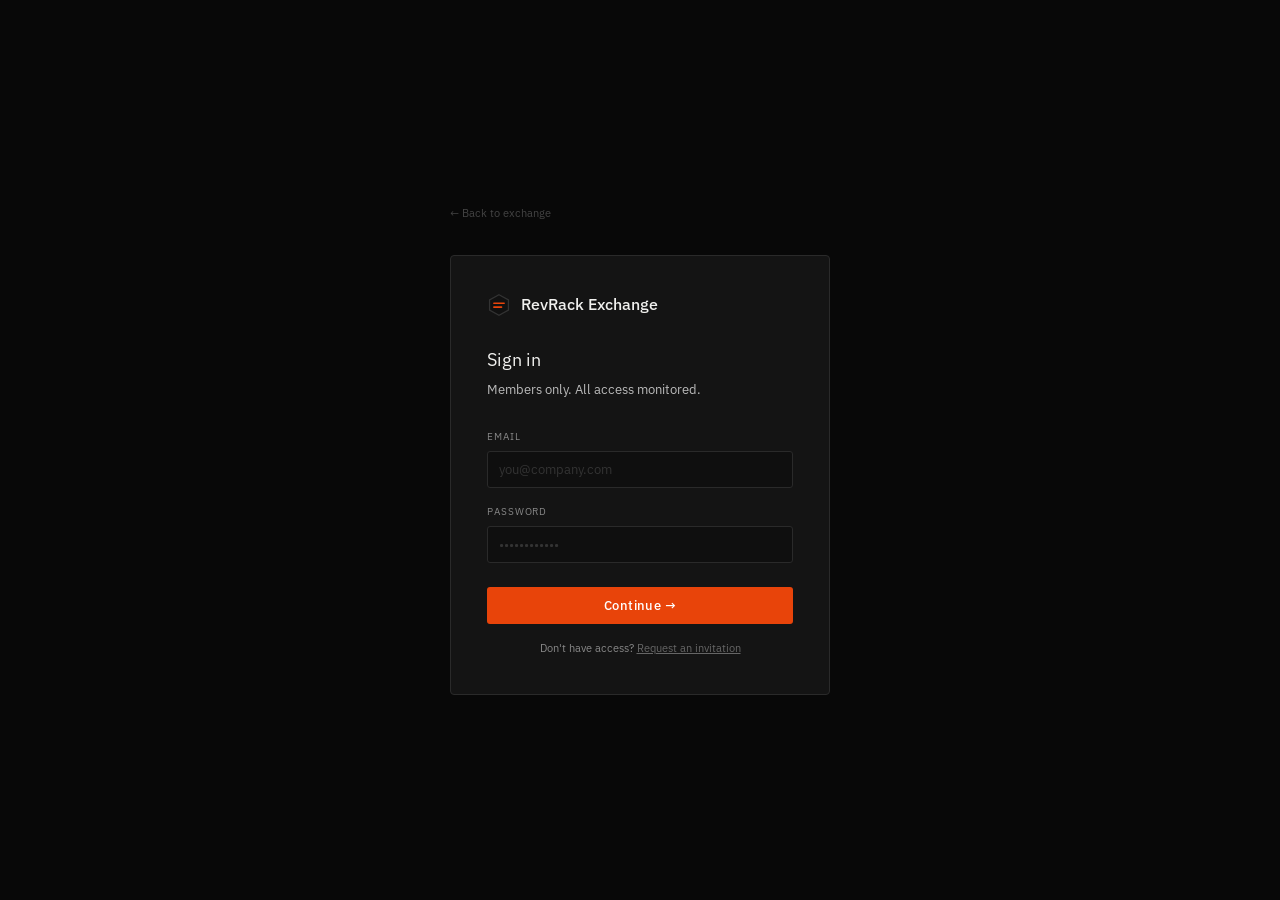
<file: seller.html>
<!DOCTYPE html>
<html lang="en">
<head>
  <meta charset="UTF-8" />
  <meta name="viewport" content="width=device-width, initial-scale=1.0" />
  <title>Seller Portal — RevRack Exchange</title>
  <meta name="robots" content="noindex, nofollow" />
  <link rel="stylesheet" href="../assets/css/main.css" />
  <link rel="icon" href="../assets/img/favicon.svg" type="image/svg+xml" />
  <style>
    .add-modal { display: none; position: fixed; inset: 0; z-index: 200; background: rgba(0,0,0,0.75); align-items: flex-start; justify-content: center; padding: 40px 20px; overflow-y: auto; }
    .add-modal.open { display: flex; }
    .add-card { background: #141414; border: 0.5px solid #333; border-radius: 4px; padding: 28px; width: 100%; max-width: 480px; }
    .add-title { font-size: 15px; font-weight: 500; color: var(--text-primary); margin-bottom: 20px; }
    .form-row { display: grid; grid-template-columns: 1fr 1fr; gap: 12px; }
    .rfq-item { padding: 14px 16px; border-bottom: 0.5px solid #111; display: flex; align-items: flex-start; justify-content: space-between; gap: 16px; }
    .rfq-item:last-child { border-bottom: none; }
    .rfq-info { flex: 1; }
    .rfq-product { font-size: 13px; color: var(--text-primary); font-weight: 500; margin-bottom: 3px; }
    .rfq-meta { font-size: 11px; color: var(--text-muted); }
    .rfq-actions { display: flex; gap: 8px; flex-shrink: 0; }
    .respond-btn { font-size: 11px; color: var(--green); padding: 4px 10px; border: 0.5px solid #143322; border-radius: 2px; background: #0a1a10; cursor: pointer; }
    .decline-btn { font-size: 11px; color: #e87070; padding: 4px 10px; border: 0.5px solid #3a1010; border-radius: 2px; background: #180a0a; cursor: pointer; }
  </style>
</head>
<body>

<div class="portal-layout">
  <aside class="sidebar">
    <div class="sidebar-logo">
      <svg width="22" height="22" viewBox="0 0 28 28" fill="none">
        <polygon points="14,2 25,8 25,20 14,26 3,20 3,8" stroke="#333" stroke-width="1.5" fill="#111"/>
        <line x1="8" y1="12" x2="20" y2="12" stroke="#e8440a" stroke-width="1.8" stroke-linecap="round"/>
        <line x1="8" y1="16.5" x2="17" y2="16.5" stroke="#e8440a" stroke-width="1.8" stroke-linecap="round"/>
      </svg>
      <span>RevRack</span>
    </div>
    <nav class="sidebar-nav">
      <div class="sidebar-section-label">Seller</div>
      <a href="seller.html" class="sidebar-link active">
        <svg viewBox="0 0 24 24" stroke-width="1.5"><rect x="3" y="3" width="7" height="7"/><rect x="14" y="3" width="7" height="7"/><rect x="3" y="14" width="7" height="7"/><rect x="14" y="14" width="7" height="7"/></svg>
        My listings
      </a>
      <a href="seller-rfqs.html" class="sidebar-link">
        <svg viewBox="0 0 24 24" stroke-width="1.5"><path d="M9 5H7a2 2 0 00-2 2v12a2 2 0 002 2h10a2 2 0 002-2V7a2 2 0 00-2-2h-2M9 5a2 2 0 002 2h2a2 2 0 002-2M9 5a2 2 0 012-2h2a2 2 0 012 2"/></svg>
        Inbound RFQs
      </a>
      <a href="seller-deals.html" class="sidebar-link">
        <svg viewBox="0 0 24 24" stroke-width="1.5"><path d="M9 12l2 2 4-4M7.835 4.697a3.42 3.42 0 001.946-.806 3.42 3.42 0 014.438 0 3.42 3.42 0 001.946.806 3.42 3.42 0 013.138 3.138 3.42 3.42 0 00.806 1.946 3.42 3.42 0 010 4.438 3.42 3.42 0 00-.806 1.946 3.42 3.42 0 01-3.138 3.138 3.42 3.42 0 00-1.946.806 3.42 3.42 0 01-4.438 0 3.42 3.42 0 00-1.946-.806 3.42 3.42 0 01-3.138-3.138 3.42 3.42 0 00-.806-1.946 3.42 3.42 0 010-4.438 3.42 3.42 0 00.806-1.946 3.42 3.42 0 013.138-3.138z"/></svg>
        Closed deals
      </a>
      <div class="sidebar-section-label" style="margin-top:12px">Account</div>
      <a href="profile.html" class="sidebar-link">
        <svg viewBox="0 0 24 24" stroke-width="1.5"><path d="M20 21v-2a4 4 0 00-4-4H8a4 4 0 00-4 4v2"/><circle cx="12" cy="7" r="4"/></svg>
        Profile
      </a>
    </nav>
    <div class="sidebar-footer">
      <div class="sidebar-user" id="sidebarUser">—</div>
      <div class="sidebar-signout" data-action="signout">Sign out</div>
    </div>
  </aside>

  <div class="portal-main">
    <div class="portal-topbar">
      <div class="portal-topbar-title">Seller dashboard</div>
      <button class="btn-primary" onclick="openAddModal()">+ New listing</button>
    </div>

    <div class="portal-content">

      <div class="portal-stats">
        <div class="portal-stat">
          <div class="stat-label">Active listings</div>
          <div class="stat-val" id="statActive">—</div>
        </div>
        <div class="portal-stat">
          <div class="stat-label">Total inventory value</div>
          <div class="stat-val" id="statValue">—</div>
        </div>
        <div class="portal-stat">
          <div class="stat-label">Open RFQs received</div>
          <div class="stat-val" id="statRFQs">—</div>
          <div class="stat-delta up" id="statRFQDelta"></div>
        </div>
        <div class="portal-stat">
          <div class="stat-label">Deals closed</div>
          <div class="stat-val" id="statClosed">—</div>
        </div>
      </div>

      <!-- My listings -->
      <div class="panel" style="margin-bottom:20px">
        <div class="panel-header">
          <span class="panel-title">My listings</span>
          <div class="panel-actions">
            <button class="filter-btn active" data-filter="All">All</button>
            <button class="filter-btn" data-filter="Available">Available</button>
            <button class="filter-btn" data-filter="Pending">Pending</button>
            <button class="filter-btn" data-filter="Sold">Sold</button>
          </div>
        </div>
        <div style="overflow-x:auto">
          <table class="inv-table">
            <thead>
              <tr>
                <th>Product</th>
                <th>Type</th>
                <th>Qty</th>
                <th>Unit price</th>
                <th>Total value</th>
                <th>Condition</th>
                <th>Location</th>
                <th>Status</th>
                <th>Edit</th>
              </tr>
            </thead>
            <tbody id="myListingsBody">
              <tr><td colspan="9" style="text-align:center;padding:32px;color:#333">Loading…</td></tr>
            </tbody>
          </table>
        </div>
      </div>

      <!-- Inbound RFQs panel -->
      <div class="panel">
        <div class="panel-header">
          <span class="panel-title">Inbound RFQs</span>
          <span class="panel-title" id="rfqCount" style="color:var(--red)"></span>
        </div>
        <div id="rfqList">
          <div style="text-align:center;padding:28px;color:#333;font-size:13px">Loading RFQs…</div>
        </div>
      </div>

    </div>
  </div>
</div>

<!-- Add listing modal -->
<div class="add-modal modal-backdrop" id="addModal">
  <div class="add-card">
    <div class="add-title">New listing</div>
    <div class="form-error" id="addError"></div>

    <div class="form-group">
      <label class="form-label">Product name</label>
      <input class="form-input" id="addName" placeholder="NVIDIA H100 SXM5 80GB" />
    </div>
    <div class="form-row">
      <div class="form-group">
        <label class="form-label">Category</label>
        <select class="form-select" id="addCategory">
          <option value="">—</option>
          <option>GPU</option>
          <option>Rack</option>
          <option>Networking</option>
          <option>Storage</option>
        </select>
      </div>
      <div class="form-group">
        <label class="form-label">Condition</label>
        <select class="form-select" id="addCondition">
          <option value="">—</option>
          <option>New</option>
          <option>Refurb</option>
          <option>Used</option>
        </select>
      </div>
    </div>
    <div class="form-row">
      <div class="form-group">
        <label class="form-label">Quantity</label>
        <input class="form-input" type="number" id="addQty" placeholder="e.g. 32" />
      </div>
      <div class="form-group">
        <label class="form-label">Unit price ($)</label>
        <input class="form-input" type="number" id="addPrice" placeholder="e.g. 28500" />
      </div>
    </div>
    <div class="form-group">
      <label class="form-label">Location</label>
      <input class="form-input" id="addLocation" placeholder="San Jose, CA" />
    </div>
    <div class="form-group">
      <label class="form-label">Notes</label>
      <textarea class="form-textarea" id="addNotes" placeholder="Specs, warranty, lead time, shipping terms…"></textarea>
    </div>
    <div style="display:flex;gap:10px;margin-top:8px">
      <button class="form-submit" style="flex:1" onclick="submitListing()">Publish listing →</button>
      <button class="btn-ghost" style="flex:0 0 auto" onclick="closeAddModal()">Cancel</button>
    </div>
    <div class="form-success" id="addSuccess">Listing submitted for review. It will go live within 2 hours.</div>
  </div>
</div>

<script src="../assets/js/main.js"></script>
<script>
  if (!window.RR.requireAuth('seller')) throw new Error('Redirect');
  const session = window.RR.Session.get();
  document.getElementById('sidebarUser').textContent = session.name || session.email;

  async function loadMyListings() {
    try {
      const all = await window.RR.Airtable.getProducts();
      // Filter by seller email
      const mine = all.filter(p => p.SellerEmail === session.email);
      const active = mine.filter(p => p.Status === 'Available');
      const totalValue = active.reduce((sum, p) => sum + (p.TotalValue || 0), 0);

      document.getElementById('statActive').textContent = active.length;
      document.getElementById('statValue').textContent = window.RR.formatCurrency(totalValue);
      document.getElementById('statClosed').textContent = mine.filter(p => p.Status === 'Sold').length;

      renderSellerTable(mine);
    } catch (e) {
      document.getElementById('myListingsBody').innerHTML = '<tr><td colspan="9" style="text-align:center;padding:32px;color:#e87070">Failed to load listings.</td></tr>';
    }
  }

  function renderSellerTable(products) {
    const body = document.getElementById('myListingsBody');
    if (!products.length) {
      body.innerHTML = '<tr><td colspan="9" style="text-align:center;padding:32px;color:#333">No listings yet. Click "+ New listing" to get started.</td></tr>';
      return;
    }
    body.innerHTML = products.map(p => `
      <tr>
        <td class="td-name">${window.RR.escHtml(p.Name||'')}</td>
        <td><span class="badge ${catClass(p.Category)}">${window.RR.escHtml(p.Category||'')}</span></td>
        <td class="mono">${p.Quantity??'—'}</td>
        <td class="td-price mono">${window.RR.formatCurrency(p.UnitPrice)}</td>
        <td class="td-price mono">${window.RR.formatCurrency(p.TotalValue)}</td>
        <td>${window.RR.escHtml(p.Condition||'')}</td>
        <td>${window.RR.escHtml(p.Location||'')}</td>
        <td><span class="status ${statClass(p.Status)}">${window.RR.escHtml(p.Status||'')}</span></td>
        <td><button class="filter-btn" onclick="editListing('${p.id}')">Edit</button></td>
      </tr>
    `).join('');
  }

  function catClass(c) { return {GPU:'gpu',Networking:'net',Rack:'rack',Storage:'storage'}[c]||'gpu'; }
  function statClass(s) { return {Available:'avail','Low stock':'low',Pending:'pending',Sold:'low'}[s]||'avail'; }

  function openAddModal() { document.getElementById('addModal').classList.add('open'); }
  function closeAddModal() { document.getElementById('addModal').classList.remove('open'); }

  async function submitListing() {
    const name      = document.getElementById('addName').value.trim();
    const category  = document.getElementById('addCategory').value;
    const condition = document.getElementById('addCondition').value;
    const qty       = document.getElementById('addQty').value;
    const price     = document.getElementById('addPrice').value;
    const location  = document.getElementById('addLocation').value.trim();
    const notes     = document.getElementById('addNotes').value.trim();
    const errEl     = document.getElementById('addError');
    const successEl = document.getElementById('addSuccess');

    if (!name || !category || !condition || !qty || !price || !location) {
      errEl.textContent = 'Please fill in all required fields.'; errEl.classList.add('visible'); return;
    }

    try {
      await window.RR.Airtable.createProduct({
        Name: name, Category: category, Condition: condition,
        Quantity: Number(qty), UnitPrice: Number(price),
        TotalValue: Number(qty) * Number(price),
        Location: location, Notes: notes,
        SellerEmail: session.email, SellerCompany: session.company,
        Status: 'Pending Review',
        CreatedAt: new Date().toISOString(),
      });
      successEl.classList.add('visible');
      setTimeout(() => { closeAddModal(); loadMyListings(); }, 2500);
    } catch (e) {
      errEl.textContent = 'Failed to submit listing.'; errEl.classList.add('visible');
    }
  }

  function editListing(id) {
    window.location.href = `/pages/edit-listing.html?id=${id}`;
  }

  // Mock RFQ display — replace with real Airtable RFQs table query
  function loadRFQs() {
    document.getElementById('statRFQs').textContent = '3';
    document.getElementById('rfqCount').textContent = '3 new';
    document.getElementById('rfqList').innerHTML = [
      { product: 'NVIDIA H100 SXM5 80GB', buyer: 'Confidential buyer', qty: 32, price: '$27,000', time: '2h ago' },
      { product: 'NVIDIA A100 PCIe 80GB', buyer: 'Confidential buyer', qty: 64, price: 'Market', time: '5h ago' },
      { product: 'GB200 NVL72 Rack', buyer: 'Confidential buyer', qty: 1, price: '$3.0M', time: 'Yesterday' },
    ].map(r => `
      <div class="rfq-item">
        <div class="rfq-info">
          <div class="rfq-product">${r.product}</div>
          <div class="rfq-meta">${r.buyer} · Qty: ${r.qty} · Target: ${r.price} · ${r.time}</div>
        </div>
        <div class="rfq-actions">
          <button class="respond-btn">Respond</button>
          <button class="decline-btn">Decline</button>
        </div>
      </div>
    `).join('');
  }

  loadMyListings();
  loadRFQs();
</script>
</body>
</html>
</file>
<file: assets/css/main.css>
/* ============================================================
   RevRack Exchange — Main Stylesheet
   Bloomberg-terminal institutional aesthetic
   ============================================================ */

@import url('https://fonts.googleapis.com/css2?family=IBM+Plex+Mono:wght@400;500&family=IBM+Plex+Sans:wght@300;400;500&display=swap');

/* ── Reset ── */
*, *::before, *::after { box-sizing: border-box; margin: 0; padding: 0; }
html { font-size: 16px; scroll-behavior: smooth; }

body {
  font-family: 'IBM Plex Sans', system-ui, sans-serif;
  background: #0a0a0a;
  color: #c8c8c4;
  line-height: 1.6;
  -webkit-font-smoothing: antialiased;
}

a { color: inherit; text-decoration: none; }
img { max-width: 100%; }
button { font-family: inherit; cursor: pointer; }

/* ── Variables ── */
:root {
  --red: #e8440a;
  --red-dim: #a33008;
  --green: #4caf7d;
  --amber: #e8a20a;
  --blue: #6b9fd4;
  --bg-0: #0a0a0a;
  --bg-1: #0f0f0f;
  --bg-2: #141414;
  --bg-3: #1a1a1a;
  --border: #1e1e1e;
  --border-bright: #2a2a2a;
  --text-primary: #f0f0ee;
  --text-secondary: #888880;
  --text-muted: #444440;
  --mono: 'IBM Plex Mono', monospace;
}

/* ── Buttons ── */
.btn-primary {
  display: inline-flex; align-items: center;
  background: var(--red); color: #fff;
  padding: 7px 16px; border-radius: 3px;
  font-size: 12px; font-weight: 500;
  border: none; letter-spacing: 0.03em;
  transition: background 0.15s;
}
.btn-primary:hover { background: #c93808; }
.btn-primary.btn-lg { padding: 10px 22px; font-size: 13px; }

.btn-ghost {
  display: inline-flex; align-items: center;
  background: transparent; color: #aaa;
  padding: 7px 16px; border-radius: 3px;
  font-size: 12px; border: 0.5px solid #333;
  letter-spacing: 0.03em;
  transition: border-color 0.15s, color 0.15s;
}
.btn-ghost:hover { border-color: #555; color: var(--text-primary); }
.btn-ghost.btn-lg { padding: 10px 22px; font-size: 13px; }

/* ── Nav ── */
.nav {
  position: sticky; top: 0; z-index: 100;
  display: flex; align-items: center; justify-content: space-between;
  padding: 0 32px; height: 56px;
  background: rgba(10,10,10,0.96);
  border-bottom: 0.5px solid var(--border);
  backdrop-filter: blur(8px);
}

.nav-logo { display: flex; align-items: center; gap: 10px; }
.nav-hex { width: 28px; height: 28px; }
.nav-wordmark { font-size: 16px; font-weight: 500; color: var(--text-primary); letter-spacing: -0.3px; }

.nav-links { display: flex; gap: 28px; }
.nav-links a {
  font-size: 11px; color: #bbb;
  letter-spacing: 0.08em; text-transform: uppercase;
  transition: color 0.15s;
}
.nav-links a:hover { color: var(--text-primary); }

.nav-actions { display: flex; align-items: center; gap: 10px; }
.nav-mobile-toggle { display: none; flex-direction: column; gap: 4px; background: none; border: none; padding: 4px; }
.nav-mobile-toggle span { display: block; width: 20px; height: 1px; background: #666; }

/* ── Ticker ── */
.ticker {
  background: var(--bg-1);
  border-bottom: 0.5px solid var(--border);
  height: 30px; overflow: hidden;
}
.ticker-track {
  display: flex; align-items: center; gap: 40px;
  height: 100%; padding: 0 20px;
  animation: ticker-scroll 40s linear infinite;
  white-space: nowrap; width: max-content;
}
.tick { font-family: var(--mono); font-size: 11px; color: #999; letter-spacing: 0.04em; }
.tick b { color: #bbb; font-weight: 500; margin-left: 6px; }
.tick em { font-style: normal; margin-left: 4px; font-size: 10px; }
.tick em.up { color: var(--green); }
.tick em.dn { color: var(--red); }
@keyframes ticker-scroll { from { transform: translateX(0); } to { transform: translateX(-50%); } }

/* ── Hero ── */
.hero {
  padding: 64px 32px 48px;
  border-bottom: 0.5px solid var(--border);
}
.hero-inner { max-width: 1200px; margin: 0 auto; display: grid; grid-template-columns: 1fr 380px; gap: 64px; align-items: center; }

.hero-eyebrow {
  display: flex; align-items: center; gap: 8px;
  font-size: 11px; color: #bbb;
  letter-spacing: 0.08em; text-transform: uppercase;
  margin-bottom: 20px;
}
.dot-live {
  width: 7px; height: 7px; border-radius: 50%; background: var(--green);
  animation: pulse 2.5s ease-in-out infinite;
}
@keyframes pulse { 0%,100%{opacity:1;transform:scale(1)} 50%{opacity:0.5;transform:scale(0.85)} }

.hero-title {
  font-size: 38px; font-weight: 300; color: var(--text-primary);
  letter-spacing: -0.8px; line-height: 1.15; margin-bottom: 18px;
}
.hero-sub { font-size: 14px; color: #d0d0cc; max-width: 440px; line-height: 1.7; margin-bottom: 28px; }

.hero-ctas { display: flex; gap: 12px; margin-bottom: 24px; }

.hero-trust { display: flex; align-items: center; gap: 10px; font-size: 12px; color: #777; }

/* ── Stats grid ── */
.stats-grid { display: grid; grid-template-columns: 1fr 1fr; gap: 1px; background: var(--border); border: 0.5px solid var(--border); }
.stat-card {
  background: var(--bg-2); padding: 22px 20px;
}
.stat-label { font-size: 10px; color: #777; letter-spacing: 0.1em; text-transform: uppercase; margin-bottom: 8px; }
.stat-val { font-family: var(--mono); font-size: 22px; font-weight: 500; color: var(--text-primary); }
.stat-delta { font-size: 11px; margin-top: 4px; color: #999; }
.stat-delta.up { color: var(--green); }

/* ── Preview table ── */
.preview-section { padding: 0 32px 48px; }
.section-header {
  max-width: 1200px; margin: 0 auto;
  display: flex; align-items: center; justify-content: space-between;
  padding: 20px 0 14px;
  border-bottom: 0.5px solid var(--border);
}
.section-title { font-size: 11px; color: #888; letter-spacing: 0.12em; text-transform: uppercase; }
.section-meta { font-size: 12px; color: #777; }

.table-wrap { max-width: 1200px; margin: 0 auto; overflow-x: auto; }

.inv-table { width: 100%; border-collapse: collapse; }
.inv-table th {
  font-size: 11px; color: #777; letter-spacing: 0.09em;
  text-transform: uppercase; padding: 10px 12px;
  border-bottom: 0.5px solid var(--border);
  text-align: left; font-weight: 400;
}
.inv-table td {
  font-size: 13px; color: #bbb; padding: 12px 12px;
  border-bottom: 0.5px solid #111;
  font-family: var(--mono);
}
.inv-table tr:hover td { background: var(--bg-1); }

.td-name { color: var(--text-primary) !important; font-family: 'IBM Plex Sans', sans-serif !important; font-weight: 500; }
.td-price { color: #ccc !important; }

.blurred-row td { color: #333 !important; user-select: none; }
.blurred-row .td-name { color: #2a2a2a !important; }
.blurred-row .td-price { color: #2a2a2a !important; }

/* Badges */
.badge {
  display: inline-block; font-size: 10px; font-family: 'IBM Plex Sans', sans-serif;
  padding: 2px 8px; border-radius: 2px; letter-spacing: 0.04em;
}
.badge.gpu { background: #141824; color: #6b9fd4; border: 0.5px solid #1e2e42; }
.badge.net { background: #101a16; color: #4caf7d; border: 0.5px solid #143322; }
.badge.rack { background: #1a1108; color: #e8840a; border: 0.5px solid #2e1e08; }
.badge.storage { background: #161020; color: #a07ada; border: 0.5px solid #201838; }

/* Status */
.status { font-size: 10px; font-family: 'IBM Plex Sans', sans-serif; padding: 2px 8px; border-radius: 2px; }
.status.avail { background: #0d1f15; color: var(--green); border: 0.5px solid #143322; }
.status.low { background: #201800; color: var(--amber); border: 0.5px solid #302000; }
.status.pending { background: #141824; color: var(--blue); border: 0.5px solid #1e2e42; }

.table-cta {
  display: flex; align-items: center; justify-content: space-between;
  padding: 14px 0; border-top: 0.5px solid #111;
  font-size: 12px; color: var(--text-muted);
}

/* ── How section ── */
.how-section { padding: 72px 32px; border-top: 0.5px solid var(--border); }
.how-inner { max-width: 1200px; margin: 0 auto; }
.section-label { font-size: 10px; color: var(--text-muted); letter-spacing: 0.12em; text-transform: uppercase; margin-bottom: 16px; }
.section-heading { font-size: 26px; font-weight: 300; color: var(--text-primary); letter-spacing: -0.4px; margin-bottom: 48px; }

.how-grid { display: grid; grid-template-columns: repeat(4, 1fr); gap: 1px; background: var(--border); }
.how-card { background: var(--bg-1); padding: 28px 24px; }
.how-num { font-family: var(--mono); font-size: 11px; color: #e8440a; margin-bottom: 14px; }
.how-title { font-size: 14px; font-weight: 500; color: var(--text-primary); margin-bottom: 10px; }
.how-body { font-size: 13px; color: #aaa; line-height: 1.65; }

/* ── Footer ── */
.footer { border-top: 0.5px solid var(--border); padding: 48px 32px 0; }
.footer-inner { max-width: 1200px; margin: 0 auto; display: grid; grid-template-columns: 1fr 2fr; gap: 64px; padding-bottom: 48px; }

.footer-brand p { font-size: 12px; color: #aaa; margin-top: 10px; line-height: 1.6; }
.footer-logo { display: flex; align-items: center; gap: 8px; font-size: 14px; font-weight: 500; color: var(--text-primary); }

.footer-links { display: grid; grid-template-columns: repeat(3, 1fr); gap: 32px; }
.footer-col { display: flex; flex-direction: column; gap: 10px; }
.footer-col-title { font-size: 10px; color: #777; letter-spacing: 0.1em; text-transform: uppercase; margin-bottom: 4px; }
.footer-col a { font-size: 12px; color: #888; transition: color 0.15s; }
.footer-col a:hover { color: #999; }

.footer-bar {
  max-width: 1200px; margin: 0 auto;
  display: flex; justify-content: space-between; align-items: center;
  padding: 16px 0; border-top: 0.5px solid #111;
  font-size: 11px; color: #555; letter-spacing: 0.05em;
}

/* ── Auth pages shared ── */
.auth-wrap {
  min-height: 100vh; display: flex; flex-direction: column;
  align-items: center; justify-content: center;
  padding: 40px 20px;
}
.auth-card {
  width: 100%; max-width: 420px;
  background: var(--bg-2); border: 0.5px solid var(--border-bright);
  border-radius: 4px; padding: 36px;
}
.auth-logo { display: flex; align-items: center; gap: 10px; margin-bottom: 28px; }
.auth-logo span { font-size: 16px; font-weight: 500; color: var(--text-primary); }
.auth-title { font-size: 18px; font-weight: 400; color: var(--text-primary); margin-bottom: 6px; }
.auth-sub { font-size: 13px; color: #bbb; margin-bottom: 28px; }

.form-group { margin-bottom: 16px; }
.form-label {
  display: block; font-size: 10px; color: #888;
  letter-spacing: 0.09em; text-transform: uppercase; margin-bottom: 6px;
}
.form-input, .form-select, .form-textarea {
  width: 100%; background: var(--bg-1);
  border: 0.5px solid var(--border-bright);
  border-radius: 3px; padding: 9px 11px;
  font-size: 13px; color: var(--text-primary);
  font-family: inherit;
  transition: border-color 0.15s;
}
.form-input:focus, .form-select:focus, .form-textarea:focus {
  outline: none; border-color: #444;
}
.form-input::placeholder { color: #333; }
.form-select { color: var(--text-secondary); cursor: pointer; }
.form-textarea { resize: vertical; min-height: 80px; }

.form-submit {
  width: 100%; background: var(--red); border: none;
  border-radius: 3px; padding: 10px;
  font-size: 13px; font-weight: 500; color: #fff;
  cursor: pointer; margin-top: 8px; letter-spacing: 0.03em;
  transition: background 0.15s;
}
.form-submit:hover { background: #c93808; }

.form-divider { font-size: 11px; color: var(--text-muted); text-align: center; margin: 16px 0; }
.form-note { font-size: 11px; color: #888; text-align: center; margin-top: 16px; line-height: 1.6; }
.form-note a { color: #666; text-decoration: underline; }
.form-note a:hover { color: #999; }

.form-error {
  background: #1a0808; border: 0.5px solid #3a1010;
  border-radius: 3px; padding: 10px 12px;
  font-size: 12px; color: #e87070; margin-bottom: 16px;
  display: none;
}
.form-error.visible { display: block; }

.form-success {
  background: #081a10; border: 0.5px solid #103a20;
  border-radius: 3px; padding: 14px 16px;
  font-size: 13px; color: var(--green); margin-top: 16px;
  display: none; line-height: 1.6;
}
.form-success.visible { display: block; }

/* Two-factor input */
.otp-wrap { display: flex; gap: 8px; justify-content: center; margin: 8px 0; }
.otp-input {
  width: 44px; height: 52px; text-align: center;
  background: var(--bg-1); border: 0.5px solid var(--border-bright);
  border-radius: 3px; font-size: 20px; font-family: var(--mono);
  color: var(--text-primary);
}
.otp-input:focus { outline: none; border-color: var(--red); }

/* ── Portal shared ── */
.portal-layout { display: grid; grid-template-columns: 220px 1fr; min-height: 100vh; }

.sidebar {
  background: var(--bg-1); border-right: 0.5px solid var(--border);
  display: flex; flex-direction: column;
  position: sticky; top: 0; height: 100vh; overflow-y: auto;
}
.sidebar-logo { padding: 18px 20px; border-bottom: 0.5px solid var(--border); display: flex; align-items: center; gap: 8px; }
.sidebar-logo span { font-size: 14px; font-weight: 500; color: var(--text-primary); }

.sidebar-nav { padding: 16px 0; flex: 1; }
.sidebar-section-label { font-size: 9px; color: #777; letter-spacing: 0.12em; text-transform: uppercase; padding: 10px 20px 6px; }
.sidebar-link {
  display: flex; align-items: center; gap: 10px;
  padding: 9px 20px; font-size: 13px; color: #999;
  transition: color 0.15s, background 0.15s;
  border-left: 2px solid transparent;
}
.sidebar-link:hover { color: var(--text-primary); background: var(--bg-2); }
.sidebar-link.active { color: var(--text-primary); border-left-color: var(--red); background: var(--bg-2); }
.sidebar-link svg { width: 15px; height: 15px; stroke: currentColor; fill: none; flex-shrink: 0; }

.sidebar-footer {
  padding: 16px 20px; border-top: 0.5px solid var(--border);
  font-size: 11px; color: var(--text-muted);
}
.sidebar-user { font-size: 12px; color: #777; margin-bottom: 10px; }
.sidebar-signout { font-size: 11px; color: #777; cursor: pointer; transition: color 0.15s; }
.sidebar-signout:hover { color: var(--red); }

.portal-main { background: var(--bg-0); }
.portal-topbar {
  display: flex; align-items: center; justify-content: space-between;
  padding: 0 28px; height: 52px;
  border-bottom: 0.5px solid var(--border);
  background: var(--bg-1);
  position: sticky; top: 0; z-index: 10;
}
.portal-topbar-title { font-size: 13px; font-weight: 500; color: var(--text-primary); }
.portal-topbar-meta { font-size: 11px; color: #999; }

.portal-content { padding: 28px; }

/* Portal stat row */
.portal-stats { display: grid; grid-template-columns: repeat(4, 1fr); gap: 12px; margin-bottom: 28px; }
.portal-stat { background: var(--bg-2); border: 0.5px solid var(--border); border-radius: 3px; padding: 18px 16px; }
.portal-stat .stat-label { font-size: 10px; color: #777; letter-spacing: 0.1em; text-transform: uppercase; margin-bottom: 8px; }
.portal-stat .stat-val { font-family: var(--mono); font-size: 20px; font-weight: 500; color: var(--text-primary); }
.portal-stat .stat-delta { font-size: 11px; color: #999; margin-top: 4px; }
.portal-stat .stat-delta.up { color: var(--green); }

/* Table panel */
.panel { background: var(--bg-1); border: 0.5px solid var(--border); border-radius: 3px; margin-bottom: 20px; }
.panel-header { display: flex; align-items: center; justify-content: space-between; padding: 14px 16px; border-bottom: 0.5px solid var(--border); }
.panel-title { font-size: 11px; color: #888; letter-spacing: 0.09em; text-transform: uppercase; }
.panel-actions { display: flex; gap: 8px; }

.filter-btn { font-size: 11px; color: #888; padding: 4px 10px; border: 0.5px solid #1e1e1e; border-radius: 2px; background: transparent; cursor: pointer; transition: all 0.15s; }
.filter-btn:hover, .filter-btn.active { color: var(--red); border-color: var(--red); }

/* Responsive */
@media (max-width: 900px) {
  .hero-inner { grid-template-columns: 1fr; gap: 40px; }
  .hero-right { display: none; }
  .how-grid { grid-template-columns: 1fr 1fr; }
  .nav-links { display: none; }
  .portal-layout { grid-template-columns: 1fr; }
  .sidebar { display: none; }
}

@media (max-width: 600px) {
  .nav { padding: 0 16px; }
  .hero { padding: 40px 16px 32px; }
  .hero-title { font-size: 26px; }
  .how-grid { grid-template-columns: 1fr; }
  .portal-stats { grid-template-columns: 1fr 1fr; }
  .how-section, .preview-section, .footer { padding-left: 16px; padding-right: 16px; }
}

/* ── Utility ── */
.mono { font-family: var(--mono); }
.text-red { color: var(--red); }
.text-green { color: var(--green); }
.text-muted { color: var(--text-muted); }
.text-primary { color: var(--text-primary); }

/* ── Nav link subtitles ── */
.nav-link {
  display: flex; flex-direction: column; align-items: center; justify-content: center;
  padding: 0 14px; height: 56px; font-size: 11px; color: #aaa;
  letter-spacing: 0.07em; text-transform: uppercase;
  border-bottom: 2px solid transparent; transition: color 0.15s;
}
.nav-link:hover { color: var(--text-primary); border-bottom-color: #333; }
.nav-link.active { color: var(--text-primary); border-bottom-color: var(--red); }
.nav-link-sub {
  display: block; font-size: 10px; color: #555; margin-top: 2px;
  letter-spacing: 0.04em; text-transform: none; font-weight: 400;
}
.nav-link.active .nav-link-sub { color: #777; }

/* ── Contrast upgrades ── */
.inv-table td { color: #aaa; }
.inv-table tr:hover td { background: var(--bg-1); }
.how-body { color: #888; }
.hero-sub { color: #d0d0cc; }
.ticker .tick { color: #777; }

/* ── Logistics section ── */
.logistics-section { border-top: 0.5px solid var(--border); }
.logistics-header {
  max-width: 1200px; margin: 0 auto;
  display: flex; align-items: flex-start; justify-content: space-between; gap: 40px;
  padding: 40px 32px 28px; border-bottom: 0.5px solid var(--border);
}
.logistics-title { font-size: 26px; font-weight: 300; color: var(--text-primary); letter-spacing: -0.4px; margin-bottom: 10px; }
.logistics-sub { font-size: 14px; color: var(--text-secondary); line-height: 1.7; max-width: 520px; }
.logistics-tag {
  font-size: 11px; color: var(--red); border: 0.5px solid #3a1a0a;
  background: #1a0e08; padding: 6px 14px; border-radius: 3px;
  white-space: nowrap; flex-shrink: 0; margin-top: 4px;
}
.logistics-grid {
  max-width: 1200px; margin: 0 auto;
  display: grid; grid-template-columns: repeat(3, 1fr);
  gap: 1px; background: var(--border);
}
.log-card { background: var(--bg-1); padding: 28px 24px; }
.log-num { font-family: var(--mono); font-size: 11px; color: var(--red); margin-bottom: 12px; }
.log-title { font-size: 14px; font-weight: 500; color: var(--text-primary); margin-bottom: 10px; }
.log-body { font-size: 13px; color: var(--text-secondary); line-height: 1.65; }
.log-stat { font-family: var(--mono); font-size: 11px; color: var(--text-muted); margin-top: 12px; }
.log-stat b { color: #aaa; font-weight: 500; }

@media (max-width: 900px) {
  .logistics-grid { grid-template-columns: 1fr 1fr; }
  .logistics-header { flex-direction: column; }
}
@media (max-width: 600px) {
  .logistics-grid { grid-template-columns: 1fr; }
  .logistics-header { padding: 32px 16px 24px; }
}

/* ── Nav link two-line subtitles ── */
.nav-link {
  display: flex; flex-direction: column; align-items: center; justify-content: center;
  padding: 0 14px; height: 56px; font-size: 11px; color: #bbb;
  letter-spacing: 0.07em; text-transform: uppercase;
  border-bottom: 2px solid transparent; transition: color 0.15s; text-decoration: none;
}
.nav-link:hover { color: #f0f0ee; border-bottom-color: #444; }
.nav-link.active { color: #f0f0ee; border-bottom-color: var(--red); }
.nav-link-sub {
  display: block; font-size: 10px; color: #777; margin-top: 2px;
  letter-spacing: 0.04em; text-transform: none; font-weight: 400;
}
.nav-link.active .nav-link-sub { color: #999; }

/* ── Logistics section ── */
.logistics-section { border-top: 0.5px solid var(--border); }
.logistics-header {
  max-width: 1200px; margin: 0 auto;
  display: flex; align-items: flex-start; justify-content: space-between; gap: 40px;
  padding: 40px 32px 28px; border-bottom: 0.5px solid var(--border);
}
.logistics-title { font-size: 26px; font-weight: 300; color: #f0f0ee; letter-spacing: -0.4px; margin-bottom: 10px; }
.logistics-sub { font-size: 14px; color: #bbb; line-height: 1.7; max-width: 520px; }
.logistics-tag {
  font-size: 11px; color: var(--red); border: 0.5px solid #3a1a0a;
  background: #1a0e08; padding: 6px 14px; border-radius: 3px;
  white-space: nowrap; flex-shrink: 0; margin-top: 4px;
}
.logistics-grid {
  max-width: 1200px; margin: 0 auto;
  display: grid; grid-template-columns: repeat(3, 1fr);
  gap: 1px; background: var(--border);
}
.log-card { background: var(--bg-1); padding: 28px 24px; }
.log-num { font-family: var(--mono); font-size: 11px; color: var(--red); margin-bottom: 12px; }
.log-title { font-size: 14px; font-weight: 500; color: #f0f0ee; margin-bottom: 10px; }
.log-body { font-size: 13px; color: #aaa; line-height: 1.65; }
.log-stat { font-family: var(--mono); font-size: 11px; color: #777; margin-top: 12px; }
.log-stat b { color: #ccc; font-weight: 500; }

@media (max-width: 900px) {
  .logistics-grid { grid-template-columns: 1fr 1fr; }
  .logistics-header { flex-direction: column; }
}
@media (max-width: 600px) {
  .logistics-grid { grid-template-columns: 1fr; }
  .logistics-header { padding: 32px 16px 24px; }
}
</file>
